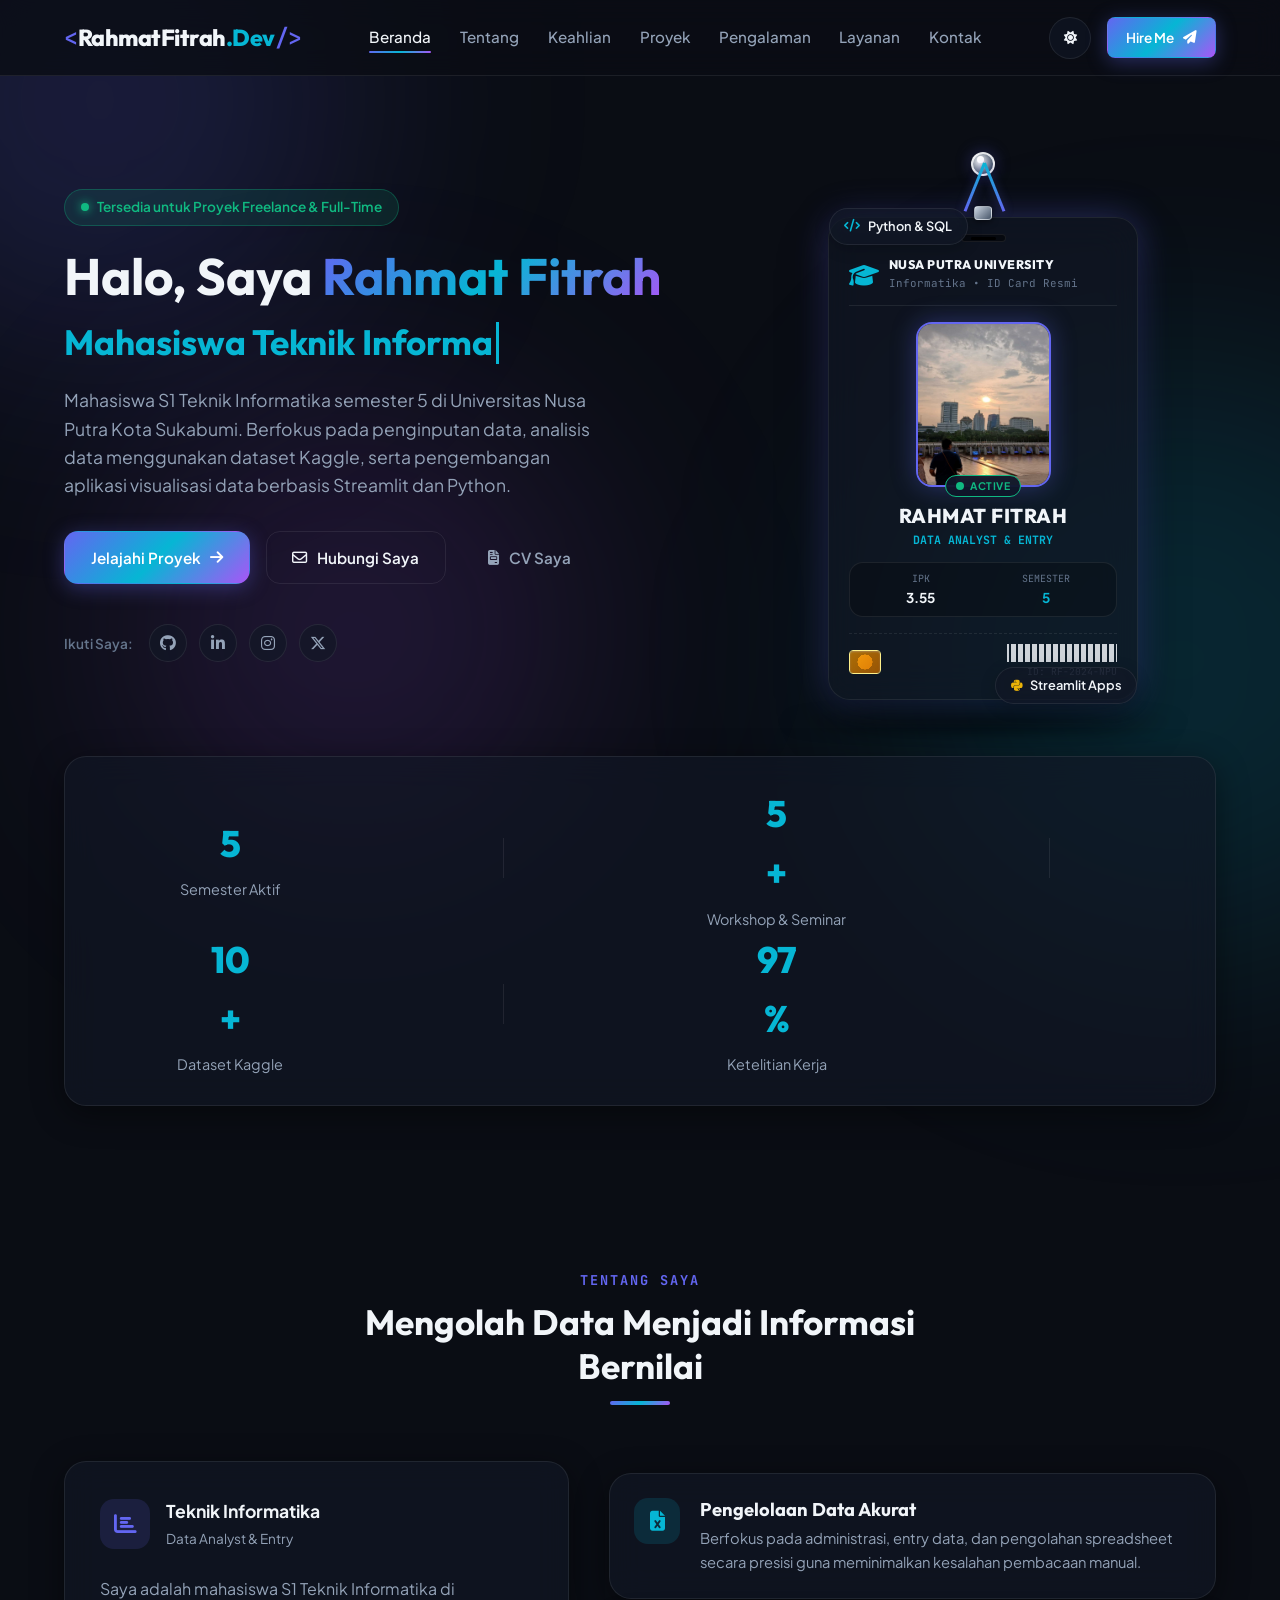
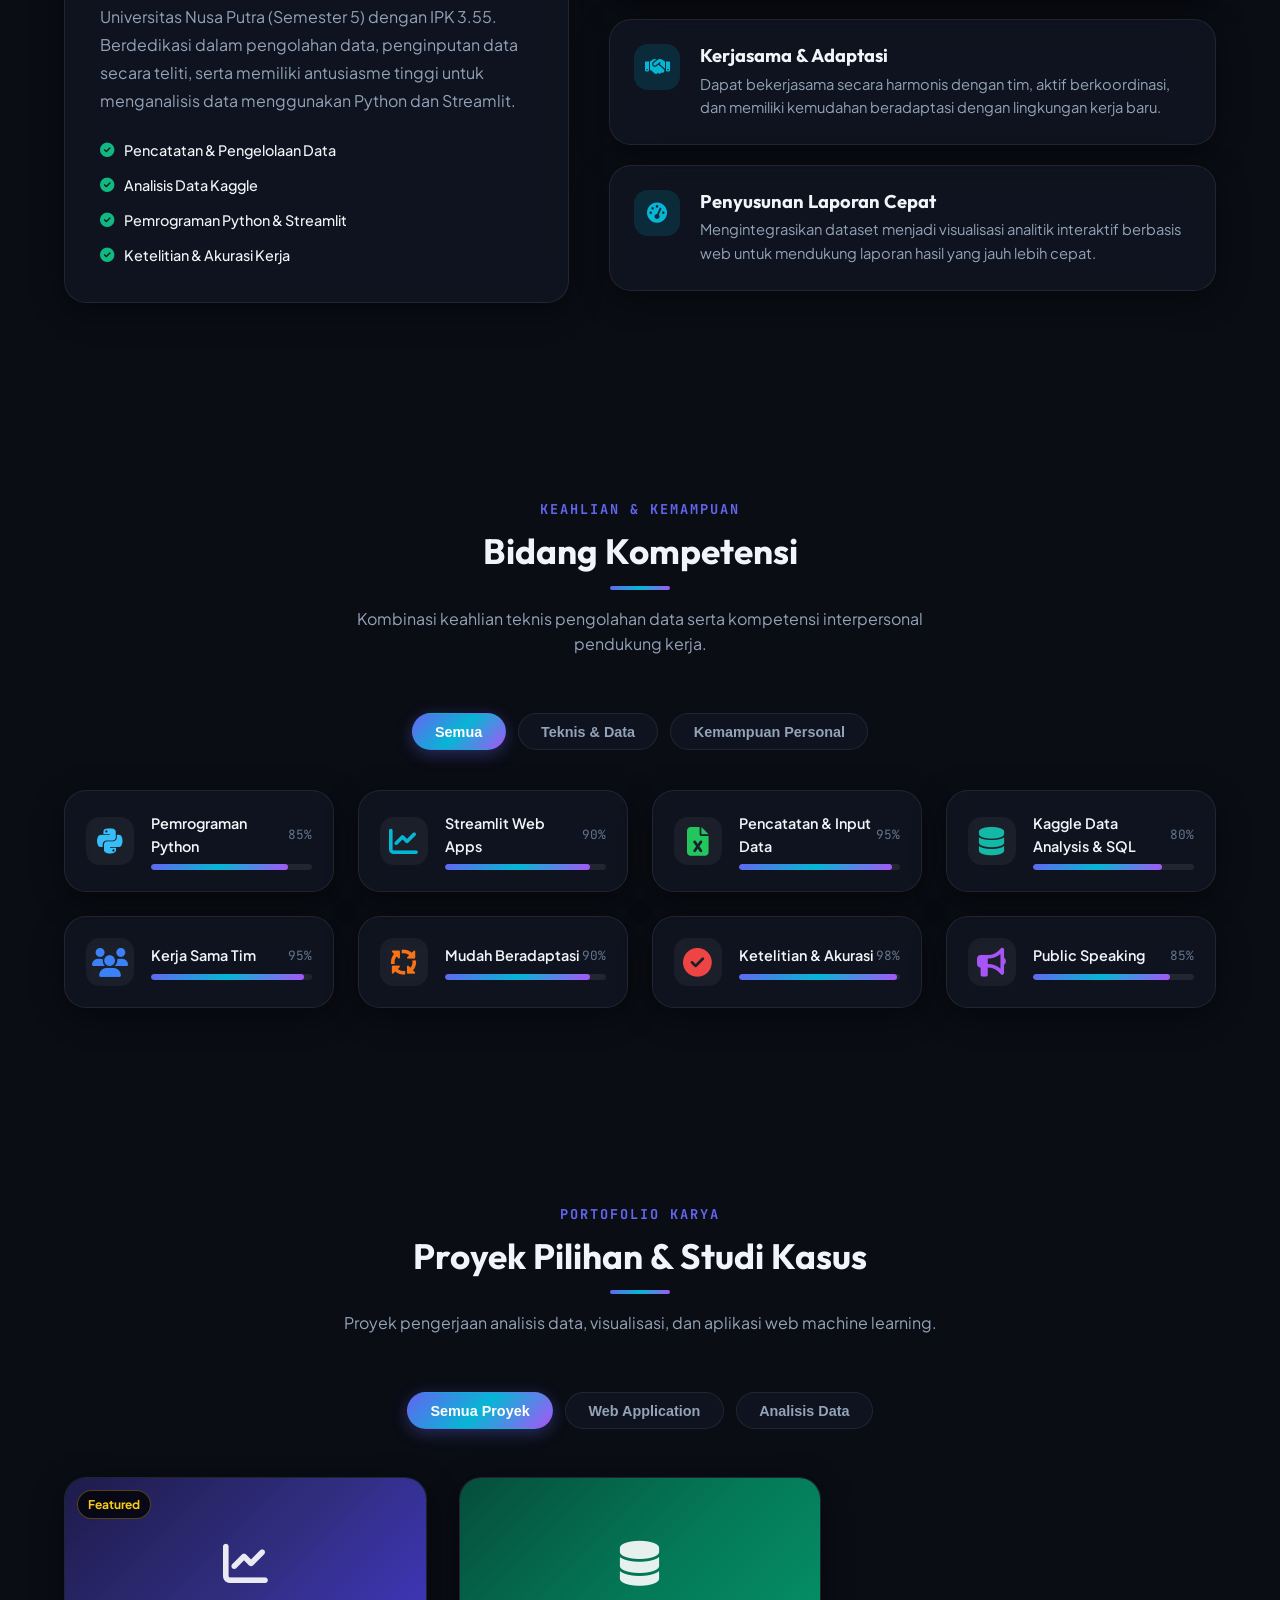
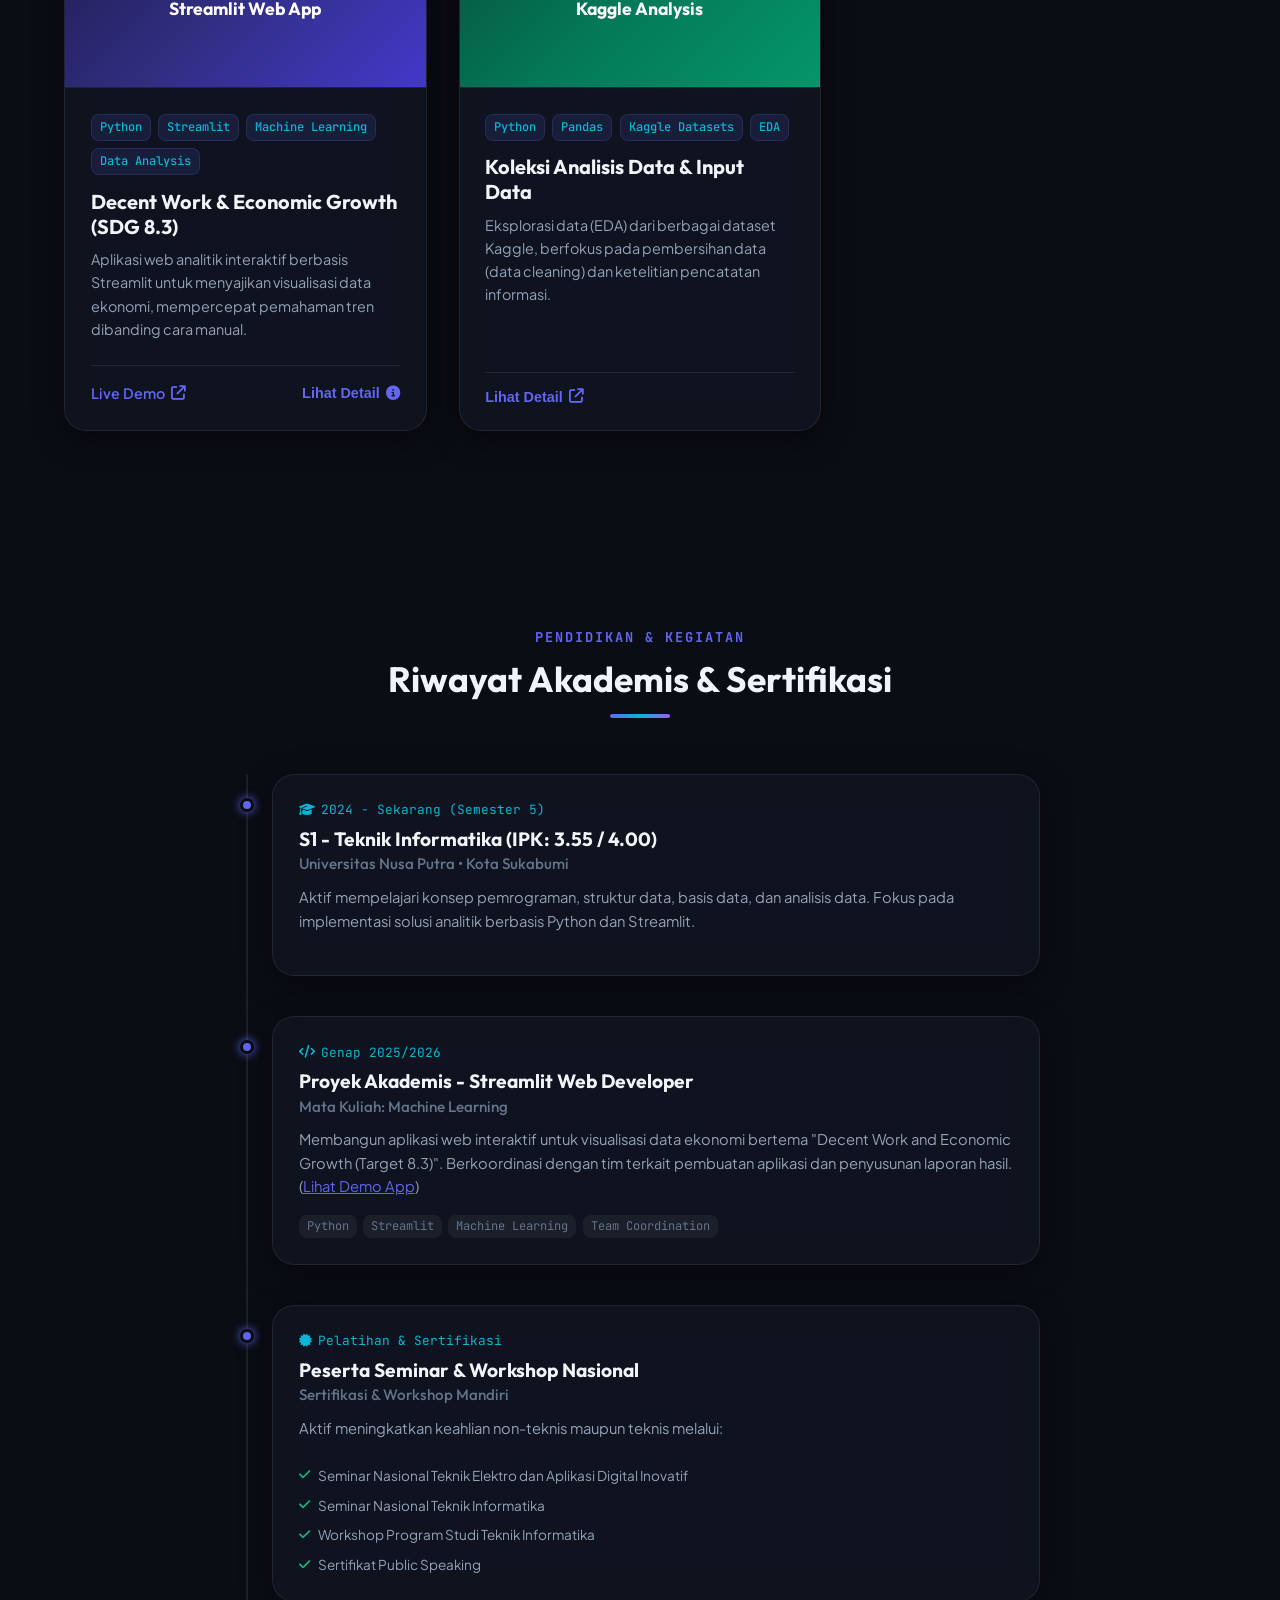
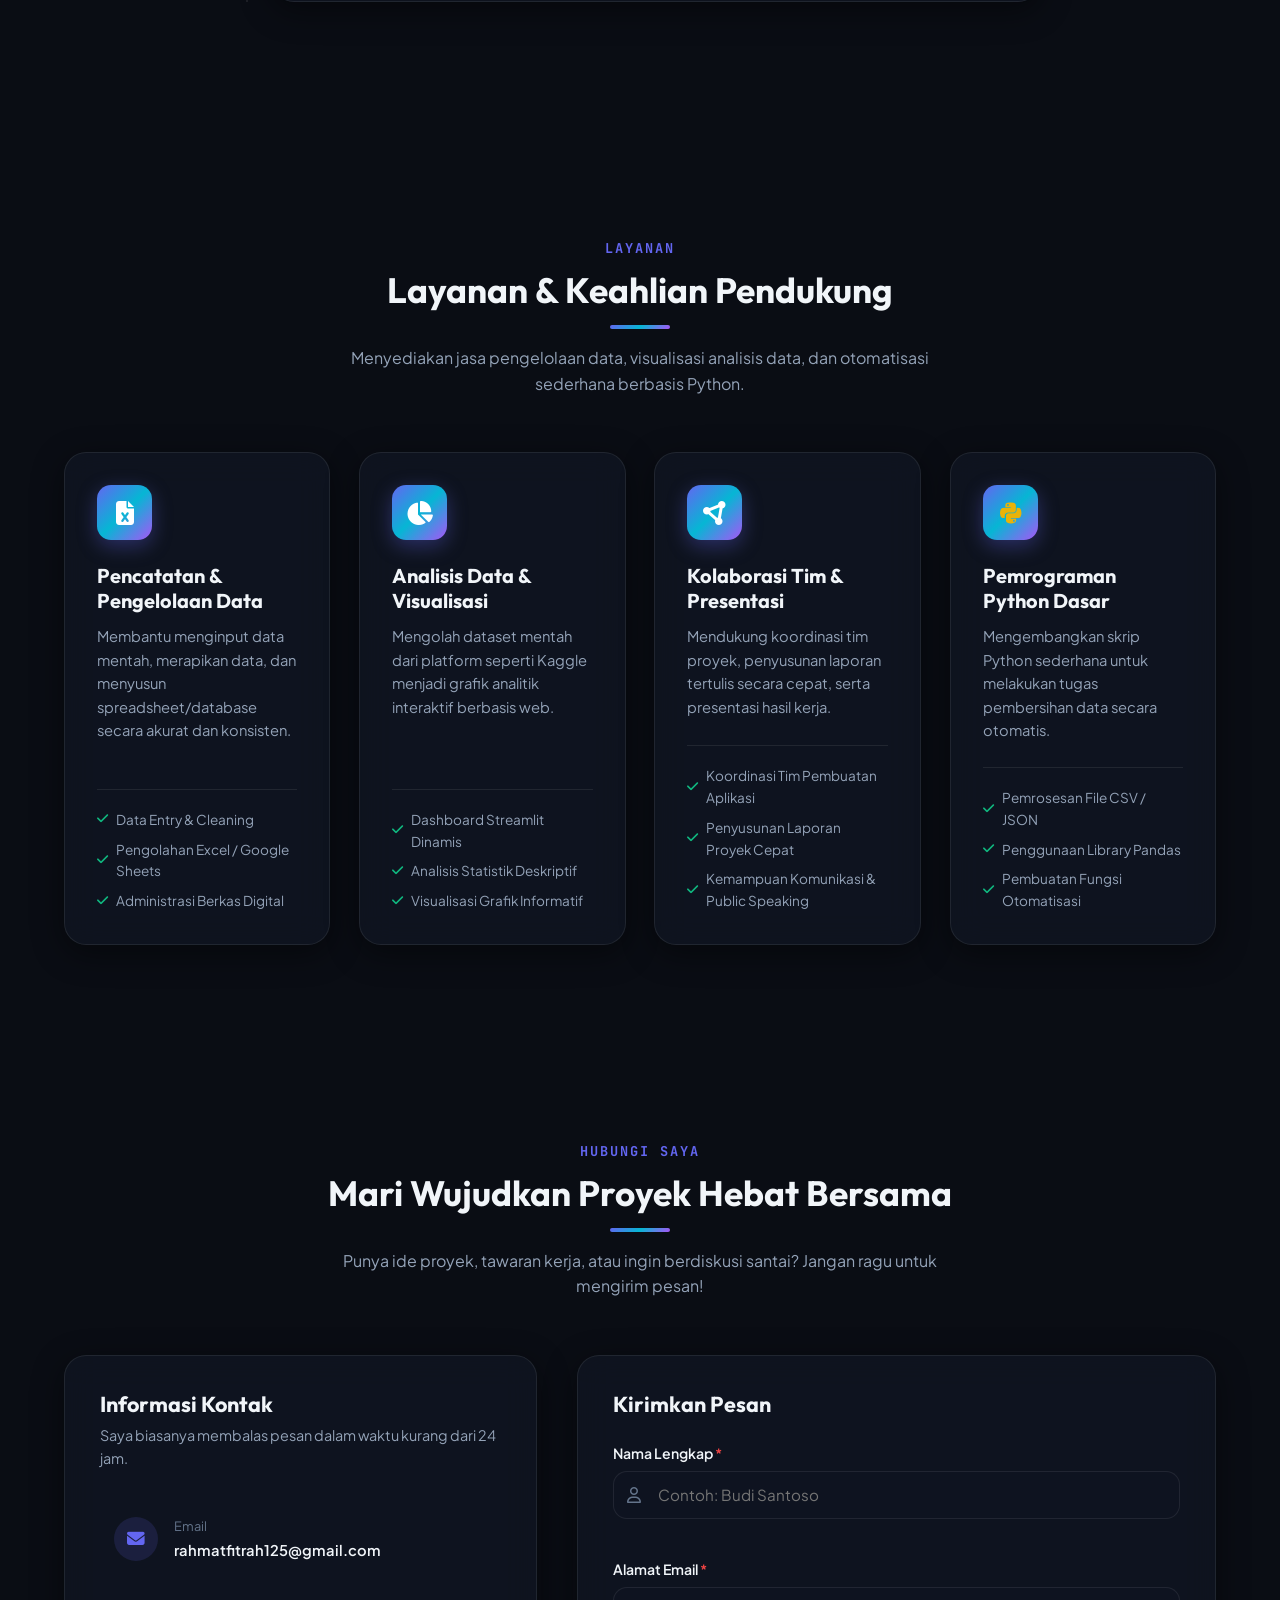
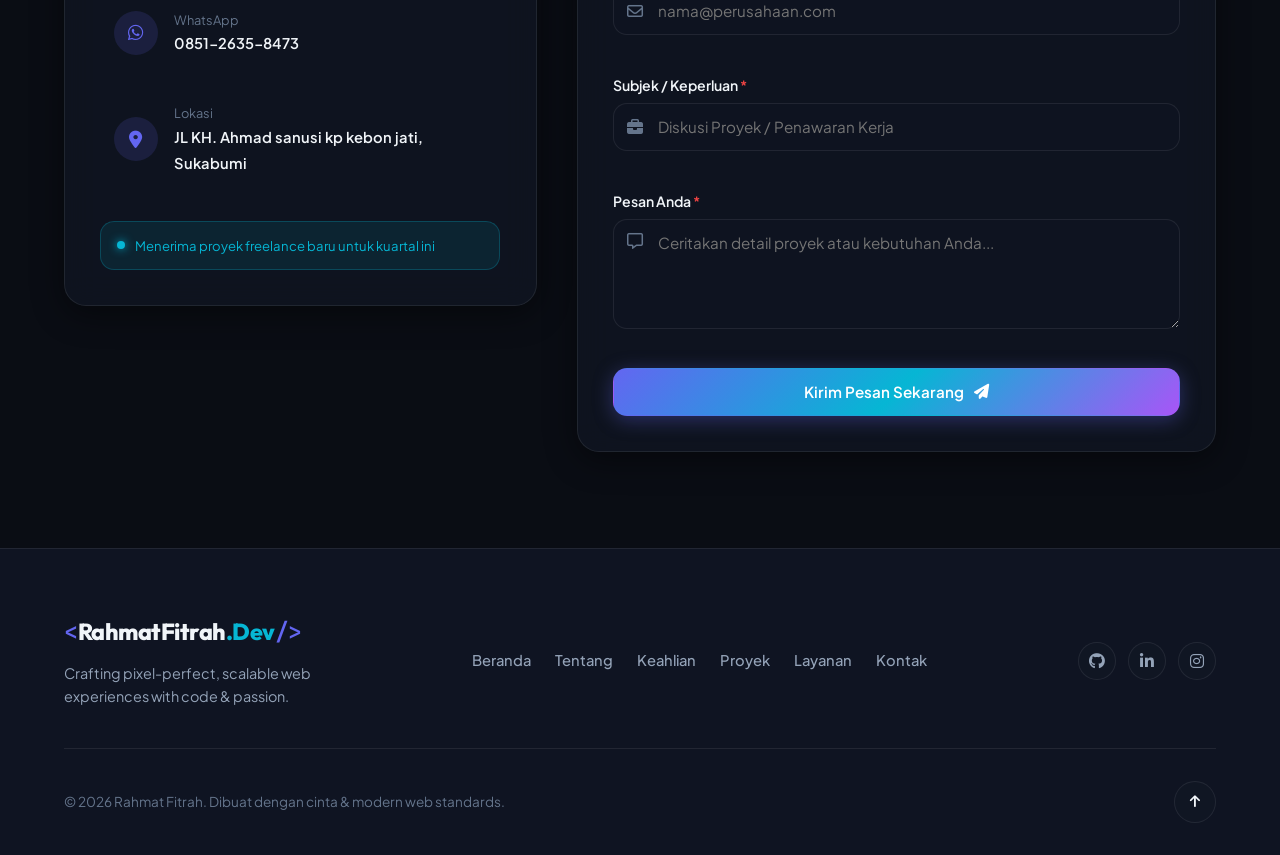
<file: index.html>
<!DOCTYPE html>
<html lang="id" data-theme="dark">

<head>
    <meta charset="UTF-8">
    <meta name="viewport" content="width=device-width, initial-scale=1.0">
    <meta name="description"
        content="Portofolio Rahmat Fitrah - Mahasiswa Teknik Informatika & Data Analyst. Menampilkan keahlian analisis data, pemrograman Python, Streamlit, dan administrasi data.">
    <meta name="keywords"
        content="Rahmat Fitrah, Portofolio, Teknik Informatika, Data Analyst Sukabumi, Streamlit, Python Developer, Input Data, Kaggle Indonesia">
    <meta name="author" content="Rahmat Fitrah">

    <!-- Open Graph Meta Tags -->
    <meta property="og:title" content="Rahmat Fitrah | Portofolio Teknik Informatika & Analisis Data">
    <meta property="og:description"
        content="Koleksi proyek akademik, analisis data Kaggle, dan aplikasi analitik Streamlit.">
    <meta property="og:type" content="website">

    <title>Rahmat Fitrah | Portofolio Teknik Informatika & Analisis Data</title>

    <!-- Google Fonts: Outfit & Plus Jakarta Sans & JetBrains Mono -->
    <link rel="preconnect" href="https://fonts.googleapis.com">
    <link rel="preconnect" href="https://fonts.gstatic.com" crossorigin>
    <link
        href="https://fonts.googleapis.com/css2?family=JetBrains+Mono:wght@400;500;700&family=Outfit:wght@400;500;600;700;800&family=Plus+Jakarta+Sans:wght@300;400;500;600;700&display=swap"
        rel="stylesheet">

    <!-- FontAwesome Icons for clean UI icons -->
    <link rel="stylesheet" href="https://cdnjs.cloudflare.com/ajax/libs/font-awesome/6.5.1/css/all.min.css">

    <!-- Main Stylesheet -->
    <link rel="stylesheet" href="style.css">
</head>

<body>
    <!-- Background Glow & Particles Container -->
    <div class="ambient-glow glow-1"></div>
    <div class="ambient-glow glow-2"></div>
    <div class="ambient-glow glow-3"></div>

    <!-- Header / Navigation Bar -->
    <header class="navbar" id="navbar">
        <div class="container nav-container">
            <a href="#hero" class="brand-logo" aria-label="Beranda">
                <span class="logo-bracket">&lt;</span>
                <span class="logo-name">Rahmat</span>
                <span class="logo-name">Fitrah</span>
                <span class="logo-accent">.Dev</span>
                <span class="logo-bracket">/&gt;</span>
            </a>

            <!-- Desktop Navigation Links -->
            <nav class="nav-menu" id="navMenu">
                <ul class="nav-list">
                    <li class="nav-item"><a href="#hero" class="nav-link active">Beranda</a></li>
                    <li class="nav-item"><a href="#about" class="nav-link">Tentang</a></li>
                    <li class="nav-item"><a href="#skills" class="nav-link">Keahlian</a></li>
                    <li class="nav-item"><a href="#projects" class="nav-link">Proyek</a></li>
                    <li class="nav-item"><a href="#experience" class="nav-link">Pengalaman</a></li>
                    <li class="nav-item"><a href="#services" class="nav-link">Layanan</a></li>
                    <li class="nav-item"><a href="#contact" class="nav-link">Kontak</a></li>
                </ul>
            </nav>

            <!-- Action Buttons: Theme Toggle & CTA -->
            <div class="nav-actions">
                <button class="theme-toggle" id="themeToggle" title="Ganti Tema (Dark/Light)" aria-label="Ganti Tema">
                    <i class="fa-solid fa-moon moon-icon"></i>
                    <i class="fa-solid fa-sun sun-icon"></i>
                </button>

                <a href="#contact" class="btn btn-sm btn-primary nav-cta">
                    <span>Hire Me</span>
                    <i class="fa-solid fa-paper-plane"></i>
                </a>

                <!-- Mobile Menu Toggle Button -->
                <button class="hamburger" id="hamburger" aria-label="Menu Navigasi" aria-expanded="false">
                    <span class="bar"></span>
                    <span class="bar"></span>
                    <span class="bar"></span>
                </button>
            </div>
        </div>
    </header>

    <main>
        <!-- 1. Hero Section -->
        <section class="hero-section" id="hero">
            <div class="container hero-container">
                <div class="hero-content" data-reveal="fade-right">
                    <div class="status-pill">
                        <span class="status-dot"></span>
                        <span>Tersedia untuk Proyek Freelance & Full-Time</span>
                    </div>

                    <h1 class="hero-title">
                        Halo, Saya <span class="gradient-text">Rahmat Fitrah</span><br>
                        <span class="typing-container">
                            <span class="typing-text" id="typingText"></span>
                            <span class="cursor">&nbsp;</span>
                        </span>
                    </h1>

                    <p class="hero-description">
                        Mahasiswa S1 Teknik Informatika semester 5 di Universitas Nusa Putra Kota Sukabumi. Berfokus
                        pada penginputan data, analisis data menggunakan dataset Kaggle, serta pengembangan aplikasi
                        visualisasi data berbasis Streamlit dan Python.
                    </p>

                    <!-- Call To Action Buttons -->
                    <div class="hero-cta-group">
                        <a href="#projects" class="btn btn-primary">
                            <span>Jelajahi Proyek</span>
                            <i class="fa-solid fa-arrow-right"></i>
                        </a>
                        <a href="#contact" class="btn btn-outline">
                            <i class="fa-regular fa-envelope"></i>
                            <span>Hubungi Saya</span>
                        </a>
                        <button class="btn btn-ghost" id="downloadCvBtn" title="Lihat & Cetak CV">
                            <i class="fa-solid fa-file-invoice"></i>
                            <span>CV Saya</span>
                        </button>
                    </div>

                    <!-- Social Links Strip -->
                    <div class="hero-socials">
                        <span class="social-label">Ikuti Saya:</span>
                        <div class="social-icons">
                            <a href="https://github.com" target="_blank" rel="noopener noreferrer" class="social-link"
                                title="GitHub"><i class="fa-brands fa-github"></i></a>
                            <a href="https://linkedin.com" target="_blank" rel="noopener noreferrer" class="social-link"
                                title="LinkedIn"><i class="fa-brands fa-linkedin-in"></i></a>
                            <a href="https://instagram.com" target="_blank" rel="noopener noreferrer"
                                class="social-link" title="Instagram"><i class="fa-brands fa-instagram"></i></a>
                            <a href="https://twitter.com" target="_blank" rel="noopener noreferrer" class="social-link"
                                title="Twitter / X"><i class="fa-brands fa-x-twitter"></i></a>
                        </div>
                    </div>
                </div>

                <!-- Hero Visual / Interactive ID Card -->
                <div class="hero-visual" data-reveal="fade-left">
                    <div class="visual-card-wrapper">
                        <!-- Suspensi Lanyard / Tali Gantungan ID Card -->
                        <div class="id-suspension">
                            <div class="id-pin" title="Pin Gantungan Dinding">
                                <div class="pin-shine"></div>
                            </div>
                            <div class="id-lanyard lanyard-left"></div>
                            <div class="id-lanyard lanyard-right"></div>
                            <div class="lanyard-clip"></div>
                        </div>

                        <!-- ID Card Badge Gantung Interaktif (Bisa Disentuh & Digeser User) -->
                        <div class="id-card-badge glass-card" id="hangingIdCard"
                            title="Sentuh atau geser ID Card ini untuk mengayunkannya!">
                            <!-- Lubang Slot Klip ID Card -->
                            <div class="id-card-slot">
                                <div class="slot-hole"></div>
                            </div>

                            <!-- Header Instansi / Kampus -->
                            <div class="id-card-header">
                                <div class="id-univ-logo">
                                    <i class="fa-solid fa-graduation-cap text-cyan"></i>
                                </div>
                                <div class="id-univ-text">
                                    <span class="id-univ-name">NUSA PUTRA UNIVERSITY</span>
                                    <span class="id-univ-sub">Informatika • ID Card Resmi</span>
                                </div>
                            </div>

                            <!-- Foto Profil Rahmat Fitrah dalam Bingkai ID Card -->
                            <div class="id-photo-container">
                                <div class="id-photo-frame">
                                    <img src="profile.jpg" alt="Foto Profil Rahmat Fitrah" class="id-photo"
                                        onerror="this.style.display='none'; this.nextElementSibling.style.display='flex';">
                                    <div class="avatar-fallback" style="display:none;">
                                        <i class="fa-solid fa-user"></i>
                                    </div>
                                </div>
                                <div class="id-status-badge">
                                    <span class="status-pulse-ring"></span> ACTIVE
                                </div>
                            </div>

                            <!-- Informasi Pemegang ID Card -->
                            <div class="id-card-info">
                                <h3 class="id-name">RAHMAT FITRAH</h3>
                                <p class="id-title">DATA ANALYST & ENTRY</p>
                                <div class="id-details-grid">
                                    <div class="id-detail-item">
                                        <span class="detail-label">IPK</span>
                                        <span class="detail-val">3.55</span>
                                    </div>
                                    <div class="id-detail-item">
                                        <span class="detail-label">SEMESTER</span>
                                        <span class="detail-val text-cyan">5</span>
                                    </div>
                                </div>
                            </div>

                            <!-- Footer ID Card (Chip & Barcode) -->
                            <div class="id-card-footer">
                                <div class="id-smart-chip" title="RFID Smart Chip">
                                    <div class="chip-grid"></div>
                                </div>
                                <div class="id-barcode-box">
                                    <div class="barcode-lines"></div>
                                    <span class="barcode-num">ID: RF-2024-NPU</span>
                                </div>
                            </div>

                            <!-- Floating Badges -->
                            <div class="floating-badge badge-top">
                                <i class="fa-solid fa-code text-cyan"></i>
                                <span>Python & SQL</span>
                            </div>
                            <div class="floating-badge badge-bottom">
                                <i class="fa-brands fa-python text-yellow"></i>
                                <span>Streamlit Apps</span>
                            </div>
                        </div>

                        <!-- Bayangan Mengayun ID Card -->
                        <div class="id-card-shadow"></div>
                    </div>
                </div>
            </div>

            <!-- Quick Metrics Counter Strip -->
            <div class="container hero-stats-container" data-reveal="fade-up">
                <div class="stats-grid glass-card">
                    <div class="stat-item">
                        <div class="stat-number" data-target="5">0</div>
                        <div class="stat-suffix"></div>
                        <p class="stat-label">Semester Aktif</p>
                    </div>
                    <div class="stat-divider"></div>
                    <div class="stat-item">
                        <div class="stat-number" data-target="5">0</div>
                        <div class="stat-suffix">+</div>
                        <p class="stat-label">Workshop & Seminar</p>
                    </div>
                    <div class="stat-divider"></div>
                    <div class="stat-item">
                        <div class="stat-number" data-target="10">0</div>
                        <div class="stat-suffix">+</div>
                        <p class="stat-label">Dataset Kaggle</p>
                    </div>
                    <div class="stat-divider"></div>
                    <div class="stat-item">
                        <div class="stat-number" data-target="97">0</div>
                        <div class="stat-suffix">%</div>
                        <p class="stat-label">Ketelitian Kerja</p>
                    </div>
                </div>
            </div>
        </section>

        <!-- 2. About Me Section -->
        <section class="section about-section" id="about">
            <div class="container">
                <div class="section-header" data-reveal="fade-up">
                    <span class="section-subtitle">TENTANG SAYA</span>
                    <h2 class="section-title">Mengolah Data Menjadi Informasi Bernilai</h2>
                    <div class="section-bar"></div>
                </div>

                <div class="about-grid">
                    <div class="about-image-col" data-reveal="fade-right">
                        <div class="about-card glass-card">
                            <div class="about-profile-badge">
                                <div class="badge-icon"><i class="fa-solid fa-chart-bar"></i></div>
                                <div class="badge-text">
                                    <strong>Teknik Informatika</strong>
                                    <span>Data Analyst & Entry</span>
                                </div>
                            </div>
                            <p class="about-bio-text">
                                Saya adalah mahasiswa S1 Teknik Informatika di Universitas Nusa Putra (Semester 5)
                                dengan IPK 3.55. Berdedikasi dalam pengolahan data, penginputan data secara teliti,
                                serta memiliki antusiasme tinggi untuk menganalisis data menggunakan Python dan
                                Streamlit.
                            </p>
                            <div class="about-highlights">
                                <div class="highlight-pill"><i class="fa-solid fa-check-circle"></i> Pencatatan &
                                    Pengelolaan Data</div>
                                <div class="highlight-pill"><i class="fa-solid fa-check-circle"></i> Analisis Data
                                    Kaggle</div>
                                <div class="highlight-pill"><i class="fa-solid fa-check-circle"></i> Pemrograman Python
                                    & Streamlit</div>
                                <div class="highlight-pill"><i class="fa-solid fa-check-circle"></i> Ketelitian &
                                    Akurasi Kerja</div>
                            </div>
                        </div>
                    </div>

                    <div class="about-details-col" data-reveal="fade-left">
                        <div class="about-cards-list">
                            <div class="info-card glass-card">
                                <div class="info-icon"><i class="fa-solid fa-file-excel"></i></div>
                                <div class="info-content">
                                    <h3>Pengelolaan Data Akurat</h3>
                                    <p>Berfokus pada administrasi, entry data, dan pengolahan spreadsheet secara presisi
                                        guna meminimalkan kesalahan pembacaan manual.</p>
                                </div>
                            </div>

                            <div class="info-card glass-card">
                                <div class="info-icon"><i class="fa-solid fa-handshake"></i></div>
                                <div class="info-content">
                                    <h3>Kerjasama & Adaptasi</h3>
                                    <p>Dapat bekerjasama secara harmonis dengan tim, aktif berkoordinasi, dan memiliki
                                        kemudahan beradaptasi dengan lingkungan kerja baru.</p>
                                </div>
                            </div>

                            <div class="info-card glass-card">
                                <div class="info-icon"><i class="fa-solid fa-gauge-high"></i></div>
                                <div class="info-content">
                                    <h3>Penyusunan Laporan Cepat</h3>
                                    <p>Mengintegrasikan dataset menjadi visualisasi analitik interaktif berbasis web
                                        untuk mendukung laporan hasil yang jauh lebih cepat.</p>
                                </div>
                            </div>
                        </div>
                    </div>
                </div>
            </div>
        </section>

        <!-- 3. Skills & Tech Stack Section -->
        <section class="section skills-section" id="skills">
            <div class="container">
                <div class="section-header" data-reveal="fade-up">
                    <span class="section-subtitle">KEAHLIAN & KEMAMPUAN</span>
                    <h2 class="section-title">Bidang Kompetensi</h2>
                    <div class="section-bar"></div>
                    <p class="section-desc">Kombinasi keahlian teknis pengolahan data serta kompetensi interpersonal
                        pendukung kerja.</p>
                </div>

                <!-- Category Tabs -->
                <div class="skills-tabs" data-reveal="fade-up">
                    <button class="skill-tab active" data-category="all">Semua</button>
                    <button class="skill-tab" data-category="tech">Teknis & Data</button>
                    <button class="skill-tab" data-category="personal">Kemampuan Personal</button>
                </div>

                <div class="skills-grid" id="skillsGrid">
                    <!-- Teknis & Data -->
                    <div class="skill-card glass-card" data-cat="tech" data-reveal="zoom-in">
                        <div class="skill-icon-wrap"><i class="fa-brands fa-python text-blue-yellow"></i></div>
                        <div class="skill-info">
                            <div class="skill-title-row">
                                <span class="skill-name">Pemrograman Python</span>
                                <span class="skill-percent">85%</span>
                            </div>
                            <div class="progress-bar">
                                <div class="progress-fill" style="width: 85%"></div>
                            </div>
                        </div>
                    </div>

                    <div class="skill-card glass-card" data-cat="tech" data-reveal="zoom-in">
                        <div class="skill-icon-wrap"><i class="fa-solid fa-chart-line text-cyan"></i></div>
                        <div class="skill-info">
                            <div class="skill-title-row">
                                <span class="skill-name">Streamlit Web Apps</span>
                                <span class="skill-percent">90%</span>
                            </div>
                            <div class="progress-bar">
                                <div class="progress-fill" style="width: 90%"></div>
                            </div>
                        </div>
                    </div>

                    <div class="skill-card glass-card" data-cat="tech" data-reveal="zoom-in">
                        <div class="skill-icon-wrap"><i class="fa-solid fa-file-excel text-green"></i></div>
                        <div class="skill-info">
                            <div class="skill-title-row">
                                <span class="skill-name">Pencatatan & Input Data</span>
                                <span class="skill-percent">95%</span>
                            </div>
                            <div class="progress-bar">
                                <div class="progress-fill" style="width: 95%"></div>
                            </div>
                        </div>
                    </div>

                    <div class="skill-card glass-card" data-cat="tech" data-reveal="zoom-in">
                        <div class="skill-icon-wrap"><i class="fa-solid fa-database text-teal"></i></div>
                        <div class="skill-info">
                            <div class="skill-title-row">
                                <span class="skill-name">Kaggle Data Analysis & SQL</span>
                                <span class="skill-percent">80%</span>
                            </div>
                            <div class="progress-bar">
                                <div class="progress-fill" style="width: 80%"></div>
                            </div>
                        </div>
                    </div>

                    <!-- Kemampuan Personal -->
                    <div class="skill-card glass-card" data-cat="personal" data-reveal="zoom-in">
                        <div class="skill-icon-wrap"><i class="fa-solid fa-users text-blue"></i></div>
                        <div class="skill-info">
                            <div class="skill-title-row">
                                <span class="skill-name">Kerja Sama Tim</span>
                                <span class="skill-percent">95%</span>
                            </div>
                            <div class="progress-bar">
                                <div class="progress-fill" style="width: 95%"></div>
                            </div>
                        </div>
                    </div>

                    <div class="skill-card glass-card" data-cat="personal" data-reveal="zoom-in">
                        <div class="skill-icon-wrap"><i class="fa-solid fa-arrows-spin text-orange"></i></div>
                        <div class="skill-info">
                            <div class="skill-title-row">
                                <span class="skill-name">Mudah Beradaptasi</span>
                                <span class="skill-percent">90%</span>
                            </div>
                            <div class="progress-bar">
                                <div class="progress-fill" style="width: 90%"></div>
                            </div>
                        </div>
                    </div>

                    <div class="skill-card glass-card" data-cat="personal" data-reveal="zoom-in">
                        <div class="skill-icon-wrap"><i class="fa-solid fa-circle-check text-red"></i></div>
                        <div class="skill-info">
                            <div class="skill-title-row">
                                <span class="skill-name">Ketelitian & Akurasi</span>
                                <span class="skill-percent">98%</span>
                            </div>
                            <div class="progress-bar">
                                <div class="progress-fill" style="width: 98%"></div>
                            </div>
                        </div>
                    </div>

                    <div class="skill-card glass-card" data-cat="personal" data-reveal="zoom-in">
                        <div class="skill-icon-wrap"><i class="fa-solid fa-bullhorn text-purple"></i></div>
                        <div class="skill-info">
                            <div class="skill-title-row">
                                <span class="skill-name">Public Speaking</span>
                                <span class="skill-percent">85%</span>
                            </div>
                            <div class="progress-bar">
                                <div class="progress-fill" style="width: 85%"></div>
                            </div>
                        </div>
                    </div>
                </div>
            </div>
        </section>
        </div>
        </div>
        </section>

        <!-- 4. Projects Showcase Section -->
        <section class="section projects-section" id="projects">
            <div class="container">
                <div class="section-header" data-reveal="fade-up">
                    <span class="section-subtitle">PORTOFOLIO KARYA</span>
                    <h2 class="section-title">Proyek Pilihan & Studi Kasus</h2>
                    <div class="section-bar"></div>
                    <p class="section-desc">Proyek pengerjaan analisis data, visualisasi, dan aplikasi web machine
                        learning.</p>
                </div>

                <!-- Project Filter Buttons -->
                <div class="project-filters" data-reveal="fade-up">
                    <button class="filter-btn active" data-filter="all">Semua Proyek</button>
                    <button class="filter-btn" data-filter="webapp">Web Application</button>
                    <button class="filter-btn" data-filter="data-analysis">Analisis Data</button>
                </div>

                <!-- Projects Grid -->
                <div class="projects-grid" id="projectsGrid">

                    <!-- Project 1 -->
                    <article class="project-card glass-card" data-category="webapp" data-reveal="fade-up">
                        <div class="project-thumb">
                            <div class="thumb-badge">Featured</div>
                            <div class="thumb-gradient bg-proj-1">
                                <div class="thumb-mockup">
                                    <i class="fa-solid fa-chart-line mockup-icon"></i>
                                    <span>Streamlit Web App</span>
                                </div>
                            </div>
                            <div class="thumb-overlay">
                                <button class="btn btn-sm btn-light open-modal-btn" data-project="1">
                                    <i class="fa-solid fa-eye"></i> Detail Proyek
                                </button>
                            </div>
                        </div>
                        <div class="project-content">
                            <div class="project-tags">
                                <span class="tag">Python</span>
                                <span class="tag">Streamlit</span>
                                <span class="tag">Machine Learning</span>
                                <span class="tag">Data Analysis</span>
                            </div>
                            <h3 class="project-title">Decent Work & Economic Growth (SDG 8.3)</h3>
                            <p class="project-desc">
                                Aplikasi web analitik interaktif berbasis Streamlit untuk menyajikan visualisasi data
                                ekonomi, mempercepat pemahaman tren dibanding cara manual.
                            </p>
                            <div class="project-links">
                                <a href="https://kelompokml.streamlit.app/" target="_blank" rel="noopener noreferrer"
                                    class="link-btn">
                                    <span>Live Demo</span>
                                    <i class="fa-solid fa-arrow-up-right-from-square"></i>
                                </a>
                                <button class="link-btn open-modal-btn" data-project="1">
                                    <span>Lihat Detail</span>
                                    <i class="fa-solid fa-circle-info"></i>
                                </button>
                            </div>
                        </div>
                    </article>

                    <!-- Project 2 -->
                    <article class="project-card glass-card" data-category="data-analysis" data-reveal="fade-up">
                        <div class="project-thumb">
                            <div class="thumb-gradient bg-proj-2">
                                <div class="thumb-mockup">
                                    <i class="fa-solid fa-database mockup-icon"></i>
                                    <span>Kaggle Analysis</span>
                                </div>
                            </div>
                            <div class="thumb-overlay">
                                <button class="btn btn-sm btn-light open-modal-btn" data-project="2">
                                    <i class="fa-solid fa-eye"></i> Detail Proyek
                                </button>
                            </div>
                        </div>
                        <div class="project-content">
                            <div class="project-tags">
                                <span class="tag">Python</span>
                                <span class="tag">Pandas</span>
                                <span class="tag">Kaggle Datasets</span>
                                <span class="tag">EDA</span>
                            </div>
                            <h3 class="project-title">Koleksi Analisis Data & Input Data</h3>
                            <p class="project-desc">
                                Eksplorasi data (EDA) dari berbagai dataset Kaggle, berfokus pada pembersihan data (data
                                cleaning) dan ketelitian pencatatan informasi.
                            </p>
                            <div class="project-links">
                                <button class="link-btn open-modal-btn" data-project="2">
                                    <span>Lihat Detail</span>
                                    <i class="fa-solid fa-arrow-up-right-from-square"></i>
                                </button>
                            </div>
                        </div>
                    </article>

                </div>
            </div>
        </section>

        <!-- 5. Experience & Education Timeline -->
        <section class="section experience-section" id="experience">
            <div class="container">
                <div class="section-header" data-reveal="fade-up">
                    <span class="section-subtitle">PENDIDIKAN & KEGIATAN</span>
                    <h2 class="section-title">Riwayat Akademis & Sertifikasi</h2>
                    <div class="section-bar"></div>
                </div>

                <div class="timeline-container">
                    <!-- Timeline Item 1 (Education) -->
                    <div class="timeline-item" data-reveal="fade-up">
                        <div class="timeline-dot"></div>
                        <div class="timeline-content glass-card">
                            <div class="timeline-date"><i class="fa-solid fa-graduation-cap"></i> 2024 - Sekarang
                                (Semester 5)</div>
                            <h3 class="timeline-role">S1 - Teknik Informatika (IPK: 3.55 / 4.00)</h3>
                            <h4 class="timeline-company">Universitas Nusa Putra • Kota Sukabumi</h4>
                            <p class="timeline-desc">
                                Aktif mempelajari konsep pemrograman, struktur data, basis data, dan analisis data.
                                Fokus pada implementasi solusi analitik berbasis Python dan Streamlit.
                            </p>
                        </div>
                    </div>

                    <!-- Timeline Item 2 (Projects) -->
                    <div class="timeline-item" data-reveal="fade-up">
                        <div class="timeline-dot"></div>
                        <div class="timeline-content glass-card">
                            <div class="timeline-date"><i class="fa-solid fa-code"></i> Genap 2025/2026</div>
                            <h3 class="timeline-role">Proyek Akademis - Streamlit Web Developer</h3>
                            <h4 class="timeline-company">Mata Kuliah: Machine Learning</h4>
                            <p class="timeline-desc">
                                Membangun aplikasi web interaktif untuk visualisasi data ekonomi bertema "Decent Work
                                and Economic Growth (Target 8.3)". Berkoordinasi dengan tim terkait pembuatan aplikasi
                                dan penyusunan laporan hasil. (<a href="https://kelompokml.streamlit.app/"
                                    target="_blank" rel="noopener noreferrer"
                                    style="color: var(--accent-primary); text-decoration: underline;">Lihat Demo
                                    App</a>)
                            </p>
                            <div class="timeline-tags">
                                <span>Python</span>
                                <span>Streamlit</span>
                                <span>Machine Learning</span>
                                <span>Team Coordination</span>
                            </div>
                        </div>
                    </div>

                    <!-- Timeline Item 3 (Certifications) -->
                    <div class="timeline-item" data-reveal="fade-up">
                        <div class="timeline-dot"></div>
                        <div class="timeline-content glass-card">
                            <div class="timeline-date"><i class="fa-solid fa-certificate"></i> Pelatihan & Sertifikasi
                            </div>
                            <h3 class="timeline-role">Peserta Seminar & Workshop Nasional</h3>
                            <h4 class="timeline-company">Sertifikasi & Workshop Mandiri</h4>
                            <p class="timeline-desc">
                                Aktif meningkatkan keahlian non-teknis maupun teknis melalui:
                            </p>
                            <ul class="service-features" style="border: none; padding: 0.5rem 0 0 0; margin: 0;">
                                <li><i class="fa-solid fa-check text-green"></i> Seminar Nasional Teknik Elektro dan
                                    Aplikasi Digital Inovatif</li>
                                <li><i class="fa-solid fa-check text-green"></i> Seminar Nasional Teknik Informatika
                                </li>
                                <li><i class="fa-solid fa-check text-green"></i> Workshop Program Studi Teknik
                                    Informatika</li>
                                <li><i class="fa-solid fa-check text-green"></i> Sertifikat Public Speaking</li>
                            </ul>
                        </div>
                    </div>
                </div>
            </div>
        </section>

        <!-- 6. Services Section -->
        <section class="section services-section" id="services">
            <div class="container">
                <div class="section-header" data-reveal="fade-up">
                    <span class="section-subtitle">LAYANAN</span>
                    <h2 class="section-title">Layanan & Keahlian Pendukung</h2>
                    <div class="section-bar"></div>
                    <p class="section-desc">Menyediakan jasa pengelolaan data, visualisasi analisis data, dan
                        otomatisasi sederhana berbasis Python.</p>
                </div>

                <div class="services-grid">
                    <div class="service-card glass-card" data-reveal="fade-up">
                        <div class="service-icon"><i class="fa-solid fa-file-excel"></i></div>
                        <h3>Pencatatan & Pengelolaan Data</h3>
                        <p>Membantu menginput data mentah, merapikan data, dan menyusun spreadsheet/database secara
                            akurat dan konsisten.</p>
                        <ul class="service-features">
                            <li><i class="fa-solid fa-check"></i> Data Entry & Cleaning</li>
                            <li><i class="fa-solid fa-check"></i> Pengolahan Excel / Google Sheets</li>
                            <li><i class="fa-solid fa-check"></i> Administrasi Berkas Digital</li>
                        </ul>
                    </div>

                    <div class="service-card glass-card" data-reveal="fade-up">
                        <div class="service-icon"><i class="fa-solid fa-chart-pie"></i></div>
                        <h3>Analisis Data & Visualisasi</h3>
                        <p>Mengolah dataset mentah dari platform seperti Kaggle menjadi grafik analitik interaktif
                            berbasis web.</p>
                        <ul class="service-features">
                            <li><i class="fa-solid fa-check"></i> Dashboard Streamlit Dinamis</li>
                            <li><i class="fa-solid fa-check"></i> Analisis Statistik Deskriptif</li>
                            <li><i class="fa-solid fa-check"></i> Visualisasi Grafik Informatif</li>
                        </ul>
                    </div>

                    <div class="service-card glass-card" data-reveal="fade-up">
                        <div class="service-icon"><i class="fa-solid fa-circle-nodes"></i></div>
                        <h3>Kolaborasi Tim & Presentasi</h3>
                        <p>Mendukung koordinasi tim proyek, penyusunan laporan tertulis secara cepat, serta presentasi
                            hasil kerja.</p>
                        <ul class="service-features">
                            <li><i class="fa-solid fa-check"></i> Koordinasi Tim Pembuatan Aplikasi</li>
                            <li><i class="fa-solid fa-check"></i> Penyusunan Laporan Proyek Cepat</li>
                            <li><i class="fa-solid fa-check"></i> Kemampuan Komunikasi & Public Speaking</li>
                        </ul>
                    </div>

                    <div class="service-card glass-card" data-reveal="fade-up">
                        <div class="service-icon"><i class="fa-brands fa-python text-yellow"></i></div>
                        <h3>Pemrograman Python Dasar</h3>
                        <p>Mengembangkan skrip Python sederhana untuk melakukan tugas pembersihan data secara otomatis.
                        </p>
                        <ul class="service-features">
                            <li><i class="fa-solid fa-check"></i> Pemrosesan File CSV / JSON</li>
                            <li><i class="fa-solid fa-check"></i> Penggunaan Library Pandas</li>
                            <li><i class="fa-solid fa-check"></i> Pembuatan Fungsi Otomatisasi</li>
                        </ul>
                    </div>
                </div>
            </div>
        </section>

        <!-- 7. Interactive Contact Section -->
        <section class="section contact-section" id="contact">
            <div class="container">
                <div class="section-header" data-reveal="fade-up">
                    <span class="section-subtitle">HUBUNGI SAYA</span>
                    <h2 class="section-title">Mari Wujudkan Proyek Hebat Bersama</h2>
                    <div class="section-bar"></div>
                    <p class="section-desc">Punya ide proyek, tawaran kerja, atau ingin berdiskusi santai? Jangan ragu
                        untuk mengirim pesan!</p>
                </div>

                <div class="contact-wrapper">
                    <!-- Contact Info Cards -->
                    <div class="contact-info-column" data-reveal="fade-right">
                        <div class="contact-card glass-card">
                            <div class="contact-header">
                                <h3>Informasi Kontak</h3>
                                <p>Saya biasanya membalas pesan dalam waktu kurang dari 24 jam.</p>
                            </div>

                            <div class="contact-items">
                                <a href="mailto:rahmatfitrah125@gmail.com" class="contact-item">
                                    <div class="item-icon"><i class="fa-solid fa-envelope"></i></div>
                                    <div class="item-text">
                                        <span class="item-label">Email</span>
                                        <span class="item-value">rahmatfitrah125@gmail.com</span>
                                    </div>
                                </a>

                                <a href="https://wa.me/6285126358473" target="_blank" rel="noopener noreferrer"
                                    class="contact-item">
                                    <div class="item-icon"><i class="fa-brands fa-whatsapp"></i></div>
                                    <div class="item-text">
                                        <span class="item-label">WhatsApp</span>
                                        <span class="item-value">0851-2635-8473</span>
                                    </div>
                                </a>

                                <div class="contact-item">
                                    <div class="item-icon"><i class="fa-solid fa-location-dot"></i></div>
                                    <div class="item-text">
                                        <span class="item-label">Lokasi</span>
                                        <span class="item-value">JL KH. Ahmad sanusi kp kebon jati, Sukabumi</span>
                                    </div>
                                </div>
                            </div>

                            <!-- Available Badge -->
                            <div class="available-badge">
                                <span class="pulse-dot"></span>
                                <span>Menerima proyek freelance baru untuk kuartal ini</span>
                            </div>
                        </div>
                    </div>

                    <!-- Contact Form -->
                    <div class="contact-form-column" data-reveal="fade-left">
                        <form class="contact-form glass-card" id="contactForm" novalidate>
                            <h3 class="form-title">Kirimkan Pesan</h3>

                            <div class="form-group">
                                <label for="name" class="form-label">Nama Lengkap <span
                                        class="required">*</span></label>
                                <div class="input-wrapper">
                                    <i class="fa-regular fa-user input-icon"></i>
                                    <input type="text" id="name" name="name" class="form-control"
                                        placeholder="Contoh: Budi Santoso" required>
                                </div>
                                <span class="error-text" id="nameError"></span>
                            </div>

                            <div class="form-group">
                                <label for="email" class="form-label">Alamat Email <span
                                        class="required">*</span></label>
                                <div class="input-wrapper">
                                    <i class="fa-regular fa-envelope input-icon"></i>
                                    <input type="email" id="email" name="email" class="form-control"
                                        placeholder="nama@perusahaan.com" required>
                                </div>
                                <span class="error-text" id="emailError"></span>
                            </div>

                            <div class="form-group">
                                <label for="subject" class="form-label">Subjek / Keperluan <span
                                        class="required">*</span></label>
                                <div class="input-wrapper">
                                    <i class="fa-solid fa-briefcase input-icon"></i>
                                    <input type="text" id="subject" name="subject" class="form-control"
                                        placeholder="Diskusi Proyek / Penawaran Kerja" required>
                                </div>
                                <span class="error-text" id="subjectError"></span>
                            </div>

                            <div class="form-group">
                                <label for="message" class="form-label">Pesan Anda <span
                                        class="required">*</span></label>
                                <div class="input-wrapper textarea-wrapper">
                                    <i class="fa-regular fa-message input-icon textarea-icon"></i>
                                    <textarea id="message" name="message" class="form-control textarea" rows="4"
                                        placeholder="Ceritakan detail proyek atau kebutuhan Anda..."
                                        required></textarea>
                                </div>
                                <span class="error-text" id="messageError"></span>
                            </div>

                            <button type="submit" class="btn btn-primary btn-block submit-btn" id="submitBtn">
                                <span class="btn-text">Kirim Pesan Sekarang</span>
                                <i class="fa-solid fa-paper-plane btn-icon"></i>
                                <div class="spinner"></div>
                            </button>
                        </form>
                    </div>
                </div>
            </div>
        </section>
    </main>

    <!-- Footer -->
    <footer class="footer">
        <div class="container footer-container">
            <div class="footer-top">
                <div class="footer-brand">
                    <a href="#hero" class="brand-logo">
                        <span class="logo-bracket">&lt;</span>
                        <span class="logo-name">Rahmat</span>
                        <span class="logo-name">Fitrah</span>
                        <span class="logo-accent">.Dev</span>
                        <span class="logo-bracket">/&gt;</span>
                    </a>
                    <p class="footer-tagline">Crafting pixel-perfect, scalable web experiences with code & passion.</p>
                </div>

                <div class="footer-links">
                    <a href="#hero">Beranda</a>
                    <a href="#about">Tentang</a>
                    <a href="#skills">Keahlian</a>
                    <a href="#projects">Proyek</a>
                    <a href="#services">Layanan</a>
                    <a href="#contact">Kontak</a>
                </div>

                <div class="footer-socials">
                    <a href="https://github.com/Rahmat-Fitrah" target="_blank" rel="noopener noreferrer"
                        class="social-link" aria-label="GitHub"><i class="fa-brands fa-github"></i></a>
                    <a href="https://linkedin.com" target="_blank" rel="noopener noreferrer" class="social-link"
                        aria-label="LinkedIn"><i class="fa-brands fa-linkedin-in"></i></a>
                    <a href="https://www.instagram.com/rahmat.fitrah0?igsi=ZGhkanFwODQ0dGFy" target="_blank"
                        rel="noopener noreferrer" class="social-link" aria-label="Instagram"><i
                            class="fa-brands fa-instagram"></i></a>
                </div>
            </div>

            <div class="footer-bottom">
                <p class="copyright">&copy; <span id="currentYear">2026</span> Rahmat Fitrah. Dibuat dengan cinta &
                    modern web standards.</p>
                <button class="back-to-top" id="backToTopBtn" aria-label="Kembali ke Atas" title="Kembali ke Atas">
                    <i class="fa-solid fa-arrow-up"></i>
                </button>
            </div>
        </div>
    </footer>

    <!-- Project Detail Modal -->
    <div class="modal-overlay" id="projectModal" aria-hidden="true" role="dialog">
        <div class="modal-card glass-card">
            <button class="modal-close" id="modalCloseBtn" aria-label="Tutup Detail Proyek">&times;</button>
            <div class="modal-body" id="modalBody">
                <!-- Content will be injected dynamically by script.js -->
            </div>
        </div>
    </div>

    <!-- CV Preview Modal -->
    <div class="modal-overlay" id="cvModal" aria-hidden="true" role="dialog">
        <div class="modal-card cv-modal-card glass-card">
            <div class="cv-modal-header">
                <h3>Pratinjau CV Resmi</h3>
                <div class="cv-modal-actions">
                    <button class="btn btn-sm btn-primary" id="printCvBtn">
                        <i class="fa-solid fa-print"></i> Cetak / Simpan PDF
                    </button>
                    <button class="modal-close" id="cvModalCloseBtn" aria-label="Tutup Pratinjau CV">&times;</button>
                </div>
            </div>
            <div class="modal-body">
                <!-- Printable CV Paper Sheet -->
                <div class="cv-paper" id="cvPrintableArea">
                    <div class="cv-header">
                        <div class="cv-header-left">
                            <h1 class="cv-name">Rahmat Fitrah</h1>
                            <div class="cv-title">Mahasiswa Teknik Informatika</div>
                        </div>
                        <div class="cv-header-right">
                            <div class="cv-contact-item">
                                <i class="fa-solid fa-phone"></i>
                                <span>0851-2635-8473</span>
                            </div>
                            <div class="cv-contact-item">
                                <i class="fa-solid fa-envelope"></i>
                                <span>rahmatfitrah125@gmail.com</span>
                            </div>
                            <div class="cv-contact-item">
                                <i class="fa-solid fa-location-dot"></i>
                                <span>JL KH. Ahmad sanusi kp kebon jati</span>
                            </div>
                        </div>
                    </div>

                    <div class="cv-divider"></div>

                    <div class="cv-section">
                        <h2 class="cv-section-title">Profil</h2>
                        <p class="cv-section-content">
                            Mahasiswa Teknik Informatika semester 5 dengan minat menginput data, saya juga di kampus
                            sering mengerjakan projek input data, dan analisis data menggunakan link data dari
                            kaggle.com.
                        </p>
                    </div>

                    <div class="cv-divider"></div>

                    <div class="cv-section">
                        <h2 class="cv-section-title">Pendidikan</h2>
                        <div class="cv-item">
                            <div class="cv-item-header">
                                <strong>S1 Teknik Informatika (Semester 5)</strong>
                                <span class="cv-item-meta">IPK : 3.55 / 4.00</span>
                            </div>
                            <div class="cv-item-sub">Universitas Nusa Putra</div>
                        </div>
                    </div>

                    <div class="cv-divider"></div>

                    <div class="cv-section">
                        <h2 class="cv-section-title">Projek Akademik</h2>
                        <div class="cv-item">
                            <div class="cv-item-header">
                                <strong>DECENT WORK AND ECONOMIC GROWTH (Target 8.3)</strong>
                                <span class="cv-item-meta">Mata Kuliah: Machine Learning | Genap 2025/2026</span>
                            </div>
                            <div class="cv-item-sub">Pencarian data mengenai ekonomi dengan target 8.3 & membuat laporan
                                website menggunakan <a href="https://kelompokml.streamlit.app/" target="_blank"
                                    rel="noopener noreferrer"
                                    style="color: var(--accent-primary); text-decoration: underline;">kelompokml.streamlit.app</a>
                            </div>
                            <ul class="cv-list">
                                <li>Membantu proses pembacaan data lebih cepat daripada membaca manual.</li>
                                <li>Mendukung penyusunan laporan hasil analisis lebih cepat.</li>
                                <li>Berkoordinasi dengan tim terkait proses pembuatan website Streamlit.</li>
                            </ul>
                        </div>
                    </div>

                    <div class="cv-divider"></div>

                    <div class="cv-section">
                        <h2 class="cv-section-title">Kemampuan</h2>
                        <ul class="cv-grid-list">
                            <li>Pencatatan dan pengelolaan data</li>
                            <li>Dapat bekerjasama dengan tim</li>
                            <li>Mudah beradaptasi dengan Lingkungan Kerja</li>
                            <li>Ketelitian dan akurasi kerja</li>
                        </ul>
                    </div>

                    <div class="cv-divider"></div>

                    <div class="cv-section">
                        <h2 class="cv-section-title">Pelatihan dan Sertifikasi</h2>
                        <ul class="cv-bullet-list">
                            <li>Seminar nasional Teknik Elektro dan Aplikasi Digital Inovatif</li>
                            <li>Seminar nasional Teknik Informatika</li>
                            <li>Workshop Prodi Teknik Informatika</li>
                            <li>Sertifikat Public Speaking</li>
                        </ul>
                    </div>
                </div>
            </div>
        </div>
    </div>

    <!-- Toast Notification Container -->
    <div class="toast-container" id="toastContainer"></div>

    <!-- JavaScript -->
    <script src="script.js"></script>
</body>

</html>
</file>
<file: style.css>
/* ==========================================================================
   MODERN PORTFOLIO DESIGN SYSTEM & STYLESHEET
   Author: Rahmat Fitrah
   Aesthetic: Glassmorphism, Sleek Dark Mode with Vivid Accents, Micro-interactions
   ========================================================================== */

/* --- 1. CSS Custom Properties / Design Tokens --- */
:root {
  /* Fonts */
  --font-primary: 'Plus Jakarta Sans', system-ui, -apple-system, sans-serif;
  --font-display: 'Outfit', sans-serif;
  --font-mono: 'JetBrains Mono', monospace;

  /* Transitions */
  --transition-fast: 0.2s cubic-bezier(0.4, 0, 0.2, 1);
  --transition-normal: 0.35s cubic-bezier(0.4, 0, 0.2, 1);
  --transition-slow: 0.6s cubic-bezier(0.16, 1, 0.3, 1);

  /* Border Radii */
  --radius-sm: 8px;
  --radius-md: 14px;
  --radius-lg: 22px;
  --radius-full: 9999px;
}

/* Dark Theme (Default) */
[data-theme="dark"] {
  --bg-primary: #0a0d14;
  --bg-secondary: #0f1422;
  --bg-card: rgba(18, 24, 38, 0.65);
  --bg-card-hover: rgba(26, 35, 56, 0.8);
  --bg-input: rgba(15, 20, 34, 0.8);

  --border-color: rgba(255, 255, 255, 0.08);
  --border-hover: rgba(99, 102, 241, 0.4);
  --border-glow: rgba(99, 102, 241, 0.25);

  --text-primary: #f1f5f9;
  --text-secondary: #94a3b8;
  --text-muted: #64748b;

  --accent-primary: #6366f1; /* Indigo */
  --accent-secondary: #06b6d4; /* Cyan */
  --accent-tertiary: #a855f7; /* Purple */
  --accent-gradient: linear-gradient(135deg, #6366f1 0%, #06b6d4 50%, #a855f7 100%);
  --accent-glow: rgba(99, 102, 241, 0.35);

  --glass-bg: rgba(15, 20, 34, 0.7);
  --glass-border: rgba(255, 255, 255, 0.08);
  --glass-shadow: 0 8px 32px 0 rgba(0, 0, 0, 0.45);

  --nav-bg: rgba(10, 13, 20, 0.8);
  --hero-glow-1: rgba(99, 102, 241, 0.18);
  --hero-glow-2: rgba(6, 182, 212, 0.15);
  --hero-glow-3: rgba(168, 85, 247, 0.15);
}

/* Light Theme */
[data-theme="light"] {
  --bg-primary: #f8fafc;
  --bg-secondary: #edf2f7;
  --bg-card: rgba(255, 255, 255, 0.85);
  --bg-card-hover: rgba(255, 255, 255, 0.98);
  --bg-input: #ffffff;

  --border-color: rgba(0, 0, 0, 0.08);
  --border-hover: rgba(79, 70, 229, 0.4);
  --border-glow: rgba(79, 70, 229, 0.2);

  --text-primary: #0f172a;
  --text-secondary: #475569;
  --text-muted: #94a3b8;

  --accent-primary: #4f46e5;
  --accent-secondary: #0284c7;
  --accent-tertiary: #9333ea;
  --accent-gradient: linear-gradient(135deg, #4f46e5 0%, #0284c7 50%, #9333ea 100%);
  --accent-glow: rgba(79, 70, 229, 0.25);

  --glass-bg: rgba(255, 255, 255, 0.8);
  --glass-border: rgba(0, 0, 0, 0.06);
  --glass-shadow: 0 8px 32px 0 rgba(0, 0, 0, 0.08);

  --nav-bg: rgba(248, 250, 252, 0.85);
  --hero-glow-1: rgba(79, 70, 229, 0.12);
  --hero-glow-2: rgba(2, 132, 199, 0.1);
  --hero-glow-3: rgba(147, 51, 234, 0.1);
}

/* --- 2. Global Resets & Base --- */
*, *::before, *::after {
  box-sizing: border-box;
  margin: 0;
  padding: 0;
}

html {
  scroll-behavior: smooth;
  scroll-padding-top: 80px;
  font-size: 16px;
}

body {
  font-family: var(--font-primary);
  background-color: var(--bg-primary);
  color: var(--text-primary);
  line-height: 1.6;
  overflow-x: hidden;
  position: relative;
  transition: background-color var(--transition-normal), color var(--transition-normal);
  -webkit-font-smoothing: antialiased;
}

/* Ambient Glow Blobs */
.ambient-glow {
  position: fixed;
  border-radius: 50%;
  filter: blur(120px);
  z-index: -1;
  pointer-events: none;
  transition: background var(--transition-slow);
}

.glow-1 {
  width: 500px;
  height: 500px;
  top: -150px;
  left: -150px;
  background: var(--hero-glow-1);
}

.glow-2 {
  width: 600px;
  height: 600px;
  top: 40%;
  right: -200px;
  background: var(--hero-glow-2);
}

.glow-3 {
  width: 450px;
  height: 450px;
  bottom: 5%;
  left: 10%;
  background: var(--hero-glow-3);
}

/* Container */
.container {
  width: 100%;
  max-width: 1200px;
  margin: 0 auto;
  padding: 0 1.5rem;
}

/* Typography Helpers */
h1, h2, h3, h4, h5, h6 {
  font-family: var(--font-display);
  font-weight: 700;
  line-height: 1.25;
  color: var(--text-primary);
}

a {
  text-decoration: none;
  color: inherit;
  transition: color var(--transition-fast);
}

ul {
  list-style: none;
}

img {
  max-width: 100%;
  height: auto;
  display: block;
}

.gradient-text {
  background: var(--accent-gradient);
  -webkit-background-clip: text;
  -webkit-text-fill-color: transparent;
  display: inline-block;
}

/* --- 3. Glassmorphism Card Utility --- */
.glass-card {
  background: var(--bg-card);
  backdrop-filter: blur(16px);
  -webkit-backdrop-filter: blur(16px);
  border: 1px solid var(--border-color);
  border-radius: var(--radius-lg);
  box-shadow: var(--glass-shadow);
  transition: transform var(--transition-normal), border-color var(--transition-normal), box-shadow var(--transition-normal), background-color var(--transition-normal);
}

.glass-card:hover {
  border-color: var(--border-hover);
  box-shadow: 0 12px 40px var(--accent-glow);
}

/* --- 4. Buttons & Badges --- */
.btn {
  display: inline-flex;
  align-items: center;
  justify-content: center;
  gap: 0.6rem;
  padding: 0.85rem 1.6rem;
  font-family: var(--font-primary);
  font-size: 0.95rem;
  font-weight: 600;
  border-radius: var(--radius-md);
  border: 1px solid transparent;
  cursor: pointer;
  transition: all var(--transition-normal);
  position: relative;
  overflow: hidden;
}

.btn-primary {
  background: var(--accent-gradient);
  color: #ffffff;
  box-shadow: 0 4px 20px var(--accent-glow);
}

.btn-primary:hover {
  transform: translateY(-3px);
  box-shadow: 0 8px 28px var(--accent-glow);
}

.btn-outline {
  background: transparent;
  border-color: var(--border-color);
  color: var(--text-primary);
}

.btn-outline:hover {
  border-color: var(--accent-primary);
  background: rgba(99, 102, 241, 0.08);
  transform: translateY(-3px);
  color: var(--accent-primary);
}

.btn-ghost {
  background: transparent;
  color: var(--text-secondary);
}

.btn-ghost:hover {
  color: var(--text-primary);
  background: rgba(255, 255, 255, 0.05);
}

.btn-sm {
  padding: 0.55rem 1.1rem;
  font-size: 0.85rem;
  border-radius: var(--radius-sm);
}

.btn-block {
  width: 100%;
}

.btn-light {
  background: rgba(255, 255, 255, 0.95);
  color: #0f172a;
}
.btn-light:hover {
  background: #ffffff;
  transform: scale(1.05);
}

/* Status Pill */
.status-pill {
  display: inline-flex;
  align-items: center;
  gap: 0.5rem;
  padding: 0.4rem 1rem;
  background: rgba(16, 185, 129, 0.12);
  border: 1px solid rgba(16, 185, 129, 0.3);
  border-radius: var(--radius-full);
  font-size: 0.85rem;
  font-weight: 600;
  color: #10b981;
  margin-bottom: 1.25rem;
}

.status-dot {
  width: 8px;
  height: 8px;
  border-radius: 50%;
  background: #10b981;
  box-shadow: 0 0 10px #10b981;
  animation: pulse 2s infinite;
}

@keyframes pulse {
  0%, 100% { opacity: 1; transform: scale(1); }
  50% { opacity: 0.4; transform: scale(0.85); }
}

/* Section Header Structure */
.section {
  padding: 6rem 0;
  position: relative;
}

.section-header {
  text-align: center;
  max-width: 650px;
  margin: 0 auto 3.5rem auto;
}

.section-subtitle {
  font-family: var(--font-mono);
  font-size: 0.85rem;
  font-weight: 700;
  letter-spacing: 2px;
  color: var(--accent-primary);
  display: inline-block;
  margin-bottom: 0.5rem;
}

.section-title {
  font-size: 2.2rem;
  margin-bottom: 0.8rem;
}

.section-bar {
  width: 60px;
  height: 4px;
  background: var(--accent-gradient);
  border-radius: var(--radius-full);
  margin: 0 auto 1rem auto;
}

.section-desc {
  color: var(--text-secondary);
  font-size: 1rem;
}

/* --- 5. Navbar --- */
.navbar {
  position: fixed;
  top: 0;
  left: 0;
  width: 100%;
  z-index: 1000;
  background: var(--nav-bg);
  backdrop-filter: blur(14px);
  -webkit-backdrop-filter: blur(14px);
  border-bottom: 1px solid var(--border-color);
  transition: all var(--transition-normal);
}

.navbar.scrolled {
  padding: 0.2rem 0;
  box-shadow: var(--glass-shadow);
}

.nav-container {
  display: flex;
  align-items: center;
  justify-content: space-between;
  height: 75px;
}

.brand-logo {
  font-family: var(--font-display);
  font-size: 1.45rem;
  font-weight: 800;
  display: flex;
  align-items: center;
  letter-spacing: -0.5px;
}

.logo-bracket {
  color: var(--accent-primary);
  font-family: var(--font-mono);
  font-weight: 600;
}

.logo-accent {
  color: var(--accent-secondary);
}

.nav-list {
  display: flex;
  align-items: center;
  gap: 1.8rem;
}

.nav-link {
  font-size: 0.95rem;
  font-weight: 500;
  color: var(--text-secondary);
  position: relative;
  padding: 0.4rem 0;
}

.nav-link::after {
  content: '';
  position: absolute;
  bottom: 0;
  left: 0;
  width: 0;
  height: 2px;
  background: var(--accent-gradient);
  transition: width var(--transition-normal);
  border-radius: var(--radius-full);
}

.nav-link:hover,
.nav-link.active {
  color: var(--text-primary);
}

.nav-link:hover::after,
.nav-link.active::after {
  width: 100%;
}

.nav-actions {
  display: flex;
  align-items: center;
  gap: 1rem;
}

.theme-toggle {
  background: var(--bg-card);
  border: 1px solid var(--border-color);
  color: var(--text-primary);
  width: 42px;
  height: 42px;
  border-radius: 50%;
  display: flex;
  align-items: center;
  justify-content: center;
  cursor: pointer;
  transition: all var(--transition-normal);
}

.theme-toggle:hover {
  border-color: var(--accent-primary);
  transform: rotate(15deg);
}

[data-theme="dark"] .sun-icon { display: block; }
[data-theme="dark"] .moon-icon { display: none; }
[data-theme="light"] .sun-icon { display: none; }
[data-theme="light"] .moon-icon { display: block; }

.hamburger {
  display: none;
  background: transparent;
  border: none;
  cursor: pointer;
  flex-direction: column;
  gap: 5px;
  padding: 6px;
}

.hamburger .bar {
  width: 24px;
  height: 2px;
  background: var(--text-primary);
  border-radius: 2px;
  transition: all var(--transition-normal);
}

/* --- 6. Hero Section --- */
.hero-section {
  padding: 9.5rem 0 4rem 0;
  min-height: 90vh;
  display: flex;
  flex-direction: column;
  justify-content: center;
  position: relative;
}

.hero-container {
  display: grid;
  grid-template-columns: 1.15fr 0.85fr;
  gap: 3.5rem;
  align-items: center;
}

.hero-title {
  font-size: 3.2rem;
  line-height: 1.18;
  margin-bottom: 1.25rem;
}

.typing-container {
  display: inline-flex;
  align-items: center;
  color: var(--accent-secondary);
  font-size: 2.2rem;
  font-weight: 700;
}

.cursor {
  display: inline-block;
  background-color: var(--accent-secondary);
  width: 3px;
  height: 1.2em;
  margin-left: 3px;
  animation: blink 1s infinite;
}

@keyframes blink {
  0%, 49% { opacity: 1; }
  50%, 100% { opacity: 0; }
}

.hero-description {
  font-size: 1.1rem;
  color: var(--text-secondary);
  margin-bottom: 2rem;
  max-width: 540px;
}

.hero-cta-group {
  display: flex;
  flex-wrap: wrap;
  align-items: center;
  gap: 1rem;
  margin-bottom: 2.5rem;
}

.hero-socials {
  display: flex;
  align-items: center;
  gap: 1rem;
}

.social-label {
  font-size: 0.85rem;
  font-weight: 600;
  color: var(--text-muted);
}

.social-icons {
  display: flex;
  gap: 0.75rem;
}

.social-link {
  width: 38px;
  height: 38px;
  border-radius: 50%;
  background: var(--bg-card);
  border: 1px solid var(--border-color);
  display: flex;
  align-items: center;
  justify-content: center;
  color: var(--text-secondary);
  font-size: 1rem;
  transition: all var(--transition-normal);
}

.social-link:hover {
  color: #ffffff;
  background: var(--accent-primary);
  border-color: var(--accent-primary);
  transform: translateY(-3px);
}

/* --- Hanging ID Card Badge (Kartu ID Resmi & Interaktif) --- */
.visual-card-wrapper {
  position: relative;
  padding-top: 65px;
  perspective: 1200px;
  display: flex;
  justify-content: center;
}

/* Suspensi Lanyard Gantungan ID Card */
.id-suspension {
  position: absolute;
  top: 0;
  left: 50%;
  transform: translateX(-50%);
  width: 160px;
  height: 68px;
  pointer-events: none;
  z-index: 10;
}

.id-pin {
  width: 24px;
  height: 24px;
  border-radius: 50%;
  background: radial-gradient(circle at 35% 35%, #ffffff, #475569 70%, #0f172a 100%);
  box-shadow: 0 4px 12px rgba(0, 0, 0, 0.6), 0 0 16px var(--accent-glow);
  position: absolute;
  top: 0;
  left: 50%;
  transform: translateX(-50%);
  border: 2px solid rgba(255, 255, 255, 0.85);
}

.id-pin .pin-shine {
  width: 7px;
  height: 7px;
  border-radius: 50%;
  background: #ffffff;
  position: absolute;
  top: 2px;
  left: 4px;
}

.id-lanyard {
  position: absolute;
  top: 11px;
  height: calc(52px + var(--stretch-y, 0px));
  width: 3px;
  background: linear-gradient(to bottom, var(--accent-secondary), var(--accent-primary));
  box-shadow: 0 0 10px var(--accent-glow);
  transform-origin: top center;
  transition: height 0.04s linear;
}

.id-lanyard.lanyard-left {
  left: 50%;
  transform: rotate(-22deg);
}

.id-lanyard.lanyard-right {
  left: 50%;
  transform: rotate(22deg);
}

.lanyard-clip {
  position: absolute;
  bottom: 0;
  left: 50%;
  transform: translateX(-50%);
  width: 18px;
  height: 14px;
  background: linear-gradient(135deg, #cbd5e1, #475569);
  border-radius: 4px;
  box-shadow: 0 2px 6px rgba(0,0,0,0.5);
  border: 1px solid rgba(255, 255, 255, 0.4);
}

/* Kartu ID Card Gantung Utama (Bisa Disentuh & Digeser User) */
.id-card-badge {
  width: 310px;
  padding: 1.5rem 1.25rem 1.2rem 1.25rem;
  position: relative;
  transform-origin: top center;
  animation: idCardSwing 6.5s ease-in-out infinite;
  cursor: grab;
  user-select: none;
  -webkit-user-select: none;
  touch-action: none;
  z-index: 5;
  border-radius: 22px;
  background: var(--bg-card);
  backdrop-filter: blur(18px);
  -webkit-backdrop-filter: blur(18px);
  border: 1px solid var(--border-color);
  box-shadow: 0 25px 50px rgba(0, 0, 0, 0.45), 0 0 35px var(--accent-glow);
  transition: box-shadow 0.3s ease, filter 0.3s ease;
  display: flex;
  flex-direction: column;
  align-items: center;
  text-align: center;
}

.id-card-badge:active,
.id-card-badge.is-dragging,
.id-card-badge.is-physics {
  cursor: grabbing;
  animation: none !important;
  transition: none !important;
}

.id-card-badge:hover {
  box-shadow: 0 35px 70px rgba(0, 0, 0, 0.6), 0 0 50px var(--accent-primary);
  border-color: rgba(56, 189, 248, 0.5);
}

/* Slot Lubang Klip ID Card */
.id-card-slot {
  width: 45px;
  height: 8px;
  background: rgba(0, 0, 0, 0.5);
  border: 1px solid var(--border-color);
  border-radius: var(--radius-full);
  margin-top: -0.5rem;
  margin-bottom: 0.8rem;
  display: flex;
  align-items: center;
  justify-content: center;
}

.slot-hole {
  width: 25px;
  height: 3px;
  background: #000;
  border-radius: 2px;
}

/* Header Kampus / Instansi */
.id-card-header {
  display: flex;
  align-items: center;
  gap: 0.6rem;
  width: 100%;
  padding-bottom: 0.75rem;
  margin-bottom: 1rem;
  border-bottom: 1px solid var(--border-color);
}

.id-univ-logo {
  font-size: 1.5rem;
}

.id-univ-text {
  display: flex;
  flex-direction: column;
  text-align: left;
}

.id-univ-name {
  font-family: var(--font-display);
  font-size: 0.78rem;
  font-weight: 800;
  letter-spacing: 0.5px;
  color: var(--text-primary);
}

.id-univ-sub {
  font-size: 0.68rem;
  color: var(--text-muted);
  font-family: var(--font-mono);
}

/* Bingkai Foto Profil Resmi */
.id-photo-container {
  position: relative;
  margin-bottom: 1rem;
}

.id-photo-frame {
  width: 135px;
  height: 165px;
  border-radius: 16px;
  background: var(--bg-secondary);
  border: 2px solid var(--accent-primary);
  box-shadow: 0 0 25px var(--accent-glow);
  overflow: hidden;
}

.id-photo {
  width: 100%;
  height: 100%;
  object-fit: cover;
  object-position: center top;
  display: block;
}

.id-status-badge {
  position: absolute;
  bottom: -10px;
  left: 50%;
  transform: translateX(-50%);
  background: rgba(15, 23, 42, 0.95);
  border: 1px solid #10b981;
  color: #10b981;
  font-size: 0.65rem;
  font-weight: 700;
  padding: 2px 10px;
  border-radius: var(--radius-full);
  letter-spacing: 0.5px;
  display: flex;
  align-items: center;
  white-space: nowrap;
}

/* Informassi ID Card */
.id-card-info {
  width: 100%;
  margin-bottom: 1rem;
}

.id-name {
  font-size: 1.25rem;
  font-weight: 800;
  letter-spacing: 0.5px;
  margin-bottom: 0.15rem;
  color: var(--text-primary);
}

.id-title {
  font-family: var(--font-mono);
  font-size: 0.72rem;
  color: var(--accent-secondary);
  font-weight: 700;
  margin-bottom: 0.8rem;
}

.id-details-grid {
  display: grid;
  grid-template-columns: 1fr 1fr;
  gap: 0.5rem;
  background: rgba(0, 0, 0, 0.25);
  border: 1px solid var(--border-color);
  padding: 0.5rem 0.75rem;
  border-radius: var(--radius-md);
}

.id-detail-item {
  display: flex;
  flex-direction: column;
}

.detail-label {
  font-size: 0.62rem;
  color: var(--text-muted);
  font-family: var(--font-mono);
}

.detail-val {
  font-size: 0.85rem;
  font-weight: 700;
  color: var(--text-primary);
}

/* Footer (RFID Smart Chip & Barcode) */
.id-card-footer {
  display: flex;
  align-items: center;
  justify-content: space-between;
  width: 100%;
  padding-top: 0.6rem;
  border-top: 1px dashed var(--border-color);
}

.id-smart-chip {
  width: 32px;
  height: 24px;
  border-radius: 4px;
  background: linear-gradient(135deg, #f59e0b, #d97706);
  border: 1px solid #fef08a;
  position: relative;
  box-shadow: inset 0 1px 2px rgba(255, 255, 255, 0.4);
}

.chip-grid {
  width: 100%;
  height: 100%;
  background: radial-gradient(circle, transparent 40%, rgba(0, 0, 0, 0.3) 41%);
}

.id-barcode-box {
  display: flex;
  flex-direction: column;
  align-items: flex-end;
}

.barcode-lines {
  width: 110px;
  height: 18px;
  background: repeating-linear-gradient(
    90deg,
    var(--text-primary),
    var(--text-primary) 2px,
    transparent 2px,
    transparent 4px,
    var(--text-primary) 4px,
    var(--text-primary) 7px
  );
  opacity: 0.85;
}

.barcode-num {
  font-family: var(--font-mono);
  font-size: 0.6rem;
  color: var(--text-muted);
  margin-top: 2px;
}

/* Tooltip Hint */
.id-touch-hint {
  position: absolute;
  bottom: -32px;
  left: 50%;
  transform: translateX(-50%);
  background: rgba(15, 23, 42, 0.95);
  backdrop-filter: blur(10px);
  border: 1px solid var(--accent-primary);
  color: var(--text-primary);
  font-size: 0.72rem;
  font-weight: 700;
  padding: 4px 14px;
  border-radius: var(--radius-full);
  white-space: nowrap;
  pointer-events: none;
  opacity: 0.85;
  transition: all 0.3s ease;
  box-shadow: 0 4px 16px rgba(0, 0, 0, 0.4);
  display: flex;
  align-items: center;
  gap: 6px;
}

.id-card-badge:hover .id-touch-hint,
.id-card-badge.is-dragging .id-touch-hint {
  opacity: 1;
  background: var(--accent-primary);
  color: #ffffff;
  transform: translateX(-50%) scale(1.05);
}

/* Bayangan Mengayun ID Card */
.id-card-shadow {
  width: 85%;
  height: 20px;
  background: radial-gradient(ellipse at center, rgba(0, 0, 0, 0.7) 0%, rgba(0, 0, 0, 0) 75%);
  position: absolute;
  bottom: -32px;
  left: 7.5%;
  border-radius: 50%;
  filter: blur(8px);
  animation: idShadowPendulum 6.5s ease-in-out infinite;
  pointer-events: none;
}

/* Keyframes ID Card Swing */
@keyframes idCardSwing {
  0% { transform: rotate(-5.5deg); }
  25% { transform: rotate(0deg) translateY(-2px); }
  50% { transform: rotate(5.5deg); }
  75% { transform: rotate(0deg) translateY(-2px); }
  100% { transform: rotate(-5.5deg); }
}

@keyframes idShadowPendulum {
  0% { transform: translateX(16px) scaleX(0.9); opacity: 0.5; }
  50% { transform: translateX(-16px) scaleX(1.1); opacity: 0.8; }
  100% { transform: translateX(16px) scaleX(0.9); opacity: 0.5; }
}

/* Keyframes Ayunan Gantung & Bayangan */
@keyframes hangingPendulum {
  0% {
    transform: rotate(-3.5deg) translateY(0);
  }
  25% {
    transform: rotate(0deg) translateY(-2px);
  }
  50% {
    transform: rotate(3.5deg) translateY(0);
  }
  75% {
    transform: rotate(0deg) translateY(-2px);
  }
  100% {
    transform: rotate(-3.5deg) translateY(0);
  }
}

@keyframes shadowPendulum {
  0% {
    transform: translateX(14px) scaleX(0.92);
    opacity: 0.55;
  }
  50% {
    transform: translateX(-14px) scaleX(1.08);
    opacity: 0.8;
  }
  100% {
    transform: translateX(14px) scaleX(0.92);
    opacity: 0.55;
  }
}

.status-pulse-ring {
  display: inline-block;
  width: 8px;
  height: 8px;
  border-radius: 50%;
  background: #10b981;
  box-shadow: 0 0 0 0 rgba(16, 185, 129, 0.7);
  margin-right: 6px;
  animation: pulseGreen 2s infinite;
}

@keyframes pulseGreen {
  0% {
    transform: scale(0.95);
    box-shadow: 0 0 0 0 rgba(16, 185, 129, 0.7);
  }
  70% {
    transform: scale(1);
    box-shadow: 0 0 0 8px rgba(16, 185, 129, 0);
  }
  100% {
    transform: scale(0.95);
    box-shadow: 0 0 0 0 rgba(16, 185, 129, 0);
  }
}

.card-header {
  display: flex;
  align-items: center;
  justify-content: space-between;
  border-bottom: 1px solid var(--border-color);
  padding-bottom: 0.75rem;
  margin-bottom: 1.5rem;
}

.window-controls {
  display: flex;
  gap: 6px;
}

.ctrl-dot {
  width: 10px;
  height: 10px;
  border-radius: 50%;
}
.ctrl-dot.red { background: #ef4444; }
.ctrl-dot.yellow { background: #f59e0b; }
.ctrl-dot.green { background: #10b981; }

.window-title {
  font-family: var(--font-mono);
  font-size: 0.75rem;
  color: var(--text-muted);
}

.badge-status {
  font-size: 0.75rem;
  font-weight: 600;
  color: #10b981;
  background: rgba(16, 185, 129, 0.1);
  padding: 2px 8px;
  border-radius: var(--radius-full);
}

.profile-avatar-container {
  display: flex;
  justify-content: center;
  position: relative;
  margin: 1.2rem 0 1.8rem 0;
}

.avatar-ring {
  width: 260px;
  height: 260px;
  border-radius: 50%;
  background: var(--accent-gradient);
  padding: 5px;
  box-shadow: 0 0 50px var(--accent-glow);
  display: flex;
  align-items: center;
  justify-content: center;
}

.avatar-img-box {
  width: 100%;
  height: 100%;
  border-radius: 50%;
  background: var(--bg-secondary);
  display: flex;
  align-items: center;
  justify-content: center;
  overflow: hidden;
}

.avatar-photo {
  width: 100%;
  height: 100%;
  border-radius: 50%;
  object-fit: cover;
  object-position: center top;
  display: block;
}

.avatar-fallback {
  width: 100%;
  height: 100%;
  border-radius: 50%;
  align-items: center;
  justify-content: center;
  font-size: 3.5rem;
  color: var(--text-muted);
  background: var(--bg-secondary);
}

/* Legacy - bisa dihapus setelah foto diupload */
.avatar-placeholder {
  font-size: 3.5rem;
  color: var(--accent-primary);
}

.floating-badge {
  position: absolute;
  background: var(--bg-card);
  backdrop-filter: blur(12px);
  border: 1px solid var(--border-color);
  padding: 0.45rem 0.9rem;
  border-radius: var(--radius-full);
  display: flex;
  align-items: center;
  gap: 0.5rem;
  font-size: 0.8rem;
  font-weight: 600;
  box-shadow: 0 4px 16px rgba(0, 0, 0, 0.2);
  animation: float 4s ease-in-out infinite;
}

.badge-top {
  top: -10px;
  left: 0;
}

.badge-bottom {
  bottom: -5px;
  right: 0;
  animation-delay: 2s;
}

@keyframes float {
  0%, 100% { transform: translateY(0); }
  50% { transform: translateY(-8px); }
}

.code-snippet-box {
  background: rgba(0, 0, 0, 0.35);
  border: 1px solid var(--border-color);
  border-radius: var(--radius-md);
  padding: 1rem;
  font-family: var(--font-mono);
  font-size: 0.8rem;
  overflow-x: auto;
}

.c-keyword { color: #f43f5e; }
.c-var { color: #38bdf8; }
.c-prop { color: #cbd5e1; }
.c-str { color: #34d399; }
.c-num { color: #fbbf24; }
.c-func { color: #a78bfa; }

/* Stats Strip */
.hero-stats-container {
  margin-top: 3.5rem;
}

.stats-grid {
  display: grid;
  grid-template-columns: repeat(4, 1fr);
  padding: 1.8rem;
  text-align: center;
  align-items: center;
}

.stat-item {
  display: flex;
  flex-direction: column;
  align-items: center;
  justify-content: center;
}

.stat-number, .stat-suffix {
  display: inline;
  font-family: var(--font-display);
  font-size: 2.3rem;
  font-weight: 800;
  color: var(--accent-secondary);
}

.stat-label {
  font-size: 0.9rem;
  color: var(--text-secondary);
  margin-top: 0.3rem;
}

.stat-divider {
  width: 1px;
  height: 40px;
  background: var(--border-color);
  margin: 0 auto;
}

/* --- 7. About Section --- */
.about-grid {
  display: grid;
  grid-template-columns: 1fr 1.2fr;
  gap: 2.5rem;
  align-items: center;
}

.about-card {
  padding: 2.2rem;
}

.about-profile-badge {
  display: flex;
  align-items: center;
  gap: 1rem;
  margin-bottom: 1.5rem;
}

.badge-icon {
  width: 50px;
  height: 50px;
  border-radius: var(--radius-md);
  background: rgba(99, 102, 241, 0.15);
  display: flex;
  align-items: center;
  justify-content: center;
  font-size: 1.4rem;
  color: var(--accent-primary);
}

.badge-text strong {
  display: block;
  font-size: 1.1rem;
}

.badge-text span {
  font-size: 0.85rem;
  color: var(--text-secondary);
}

.about-bio-text {
  color: var(--text-secondary);
  margin-bottom: 1.5rem;
  line-height: 1.75;
}

.about-highlights {
  display: grid;
  grid-template-columns: 1fr;
  gap: 0.75rem;
}

.highlight-pill {
  display: flex;
  align-items: center;
  gap: 0.6rem;
  font-size: 0.9rem;
  font-weight: 500;
  color: var(--text-primary);
}

.highlight-pill i {
  color: #10b981;
}

.about-cards-list {
  display: flex;
  flex-direction: column;
  gap: 1.25rem;
}

.info-card {
  padding: 1.5rem;
  display: flex;
  align-items: flex-start;
  gap: 1.25rem;
}

.info-icon {
  width: 46px;
  height: 46px;
  border-radius: var(--radius-md);
  background: rgba(6, 182, 212, 0.15);
  display: flex;
  align-items: center;
  justify-content: center;
  font-size: 1.25rem;
  color: var(--accent-secondary);
  flex-shrink: 0;
}

.info-content h3 {
  font-size: 1.15rem;
  margin-bottom: 0.35rem;
}

.info-content p {
  color: var(--text-secondary);
  font-size: 0.92rem;
}

/* --- 8. Skills Section --- */
.skills-tabs {
  display: flex;
  justify-content: center;
  gap: 0.75rem;
  margin-bottom: 2.5rem;
  flex-wrap: wrap;
}

.skill-tab {
  background: var(--bg-card);
  border: 1px solid var(--border-color);
  padding: 0.6rem 1.4rem;
  border-radius: var(--radius-full);
  color: var(--text-secondary);
  font-weight: 600;
  font-size: 0.9rem;
  cursor: pointer;
  transition: all var(--transition-normal);
}

.skill-tab:hover,
.skill-tab.active {
  background: var(--accent-gradient);
  border-color: transparent;
  color: #ffffff;
  box-shadow: 0 4px 16px var(--accent-glow);
}

.skills-grid {
  display: grid;
  grid-template-columns: repeat(auto-fill, minmax(260px, 1fr));
  gap: 1.5rem;
}

.skill-card {
  padding: 1.3rem;
  display: flex;
  align-items: center;
  gap: 1.1rem;
}

.skill-icon-wrap {
  width: 48px;
  height: 48px;
  border-radius: var(--radius-md);
  background: rgba(255, 255, 255, 0.05);
  display: flex;
  align-items: center;
  justify-content: center;
  font-size: 1.8rem;
  flex-shrink: 0;
}

.skill-info {
  flex-grow: 1;
}

.skill-title-row {
  display: flex;
  justify-content: space-between;
  align-items: center;
  margin-bottom: 0.4rem;
}

.skill-name {
  font-weight: 600;
  font-size: 0.9rem;
}

.skill-percent {
  font-family: var(--font-mono);
  font-size: 0.8rem;
  color: var(--text-muted);
}

.progress-bar {
  width: 100%;
  height: 6px;
  background: rgba(255, 255, 255, 0.08);
  border-radius: var(--radius-full);
  overflow: hidden;
}

.progress-fill {
  height: 100%;
  background: var(--accent-gradient);
  border-radius: var(--radius-full);
  transition: width 1.2s cubic-bezier(0.4, 0, 0.2, 1);
}

/* Colors for Skill Icons */
.text-orange { color: #f97316; }
.text-blue { color: #3b82f6; }
.text-yellow { color: #eab308; }
.text-cyan { color: #06b6d4; }
.text-green { color: #22c55e; }
.text-blue-yellow { color: #38bdf8; }
.text-teal { color: #14b8a6; }
.text-indigo { color: #6366f1; }
.text-red { color: #ef4444; }
.text-sky { color: #0ea5e9; }
.text-purple { color: #a855f7; }
.text-amber { color: #f59e0b; }

/* --- 9. Projects Section --- */
.project-filters {
  display: flex;
  justify-content: center;
  gap: 0.75rem;
  margin-bottom: 3rem;
  flex-wrap: wrap;
}

.filter-btn {
  background: var(--bg-card);
  border: 1px solid var(--border-color);
  padding: 0.6rem 1.4rem;
  border-radius: var(--radius-full);
  color: var(--text-secondary);
  font-weight: 600;
  font-size: 0.9rem;
  cursor: pointer;
  transition: all var(--transition-normal);
}

.filter-btn:hover,
.filter-btn.active {
  background: var(--accent-gradient);
  border-color: transparent;
  color: #ffffff;
  box-shadow: 0 4px 16px var(--accent-glow);
}

.projects-grid {
  display: grid;
  grid-template-columns: repeat(auto-fill, minmax(360px, 1fr));
  gap: 2rem;
}

.project-card {
  overflow: hidden;
  display: flex;
  flex-direction: column;
}

.project-thumb {
  position: relative;
  height: 210px;
  overflow: hidden;
  border-bottom: 1px solid var(--border-color);
}

.thumb-badge {
  position: absolute;
  top: 12px;
  left: 12px;
  background: rgba(0, 0, 0, 0.75);
  backdrop-filter: blur(8px);
  color: #facc15;
  font-size: 0.75rem;
  font-weight: 700;
  padding: 4px 10px;
  border-radius: var(--radius-full);
  z-index: 2;
  border: 1px solid rgba(250, 204, 21, 0.3);
}

.thumb-gradient {
  width: 100%;
  height: 100%;
  display: flex;
  align-items: center;
  justify-content: center;
  transition: transform var(--transition-normal);
}

.bg-proj-1 { background: linear-gradient(135deg, #1e1b4b 0%, #312e81 50%, #4338ca 100%); }
.bg-proj-2 { background: linear-gradient(135deg, #064e3b 0%, #047857 50%, #059669 100%); }

.thumb-mockup {
  display: flex;
  flex-direction: column;
  align-items: center;
  gap: 0.5rem;
  color: #ffffff;
  font-family: var(--font-display);
  font-weight: 700;
  font-size: 1.1rem;
}

.mockup-icon {
  font-size: 2.8rem;
  opacity: 0.9;
}

.thumb-overlay {
  position: absolute;
  top: 0;
  left: 0;
  width: 100%;
  height: 100%;
  background: rgba(10, 13, 20, 0.75);
  backdrop-filter: blur(4px);
  display: flex;
  align-items: center;
  justify-content: center;
  opacity: 0;
  transition: opacity var(--transition-normal);
}

.project-card:hover .thumb-overlay {
  opacity: 1;
}

.project-card:hover .thumb-gradient {
  transform: scale(1.06);
}

.project-content {
  padding: 1.6rem;
  display: flex;
  flex-direction: column;
  flex-grow: 1;
}

.project-tags {
  display: flex;
  flex-wrap: wrap;
  gap: 0.45rem;
  margin-bottom: 0.85rem;
}

.tag {
  font-family: var(--font-mono);
  font-size: 0.75rem;
  font-weight: 500;
  padding: 3px 8px;
  border-radius: var(--radius-sm);
  background: rgba(99, 102, 241, 0.12);
  color: var(--accent-secondary);
  border: 1px solid rgba(99, 102, 241, 0.2);
}

.project-title {
  font-size: 1.25rem;
  margin-bottom: 0.6rem;
  transition: color var(--transition-fast);
}

.project-card:hover .project-title {
  color: var(--accent-primary);
}

.project-desc {
  color: var(--text-secondary);
  font-size: 0.9rem;
  margin-bottom: 1.5rem;
  flex-grow: 1;
}

.project-links {
  display: flex;
  align-items: center;
  justify-content: space-between;
  border-top: 1px solid var(--border-color);
  padding-top: 1rem;
}

.link-btn {
  background: transparent;
  border: none;
  color: var(--accent-primary);
  font-weight: 600;
  font-size: 0.9rem;
  cursor: pointer;
  display: inline-flex;
  align-items: center;
  gap: 0.4rem;
  transition: gap var(--transition-fast);
}

.link-btn:hover {
  gap: 0.7rem;
}

.link-icon {
  color: var(--text-secondary);
  font-size: 1.15rem;
  margin-left: 0.8rem;
  transition: color var(--transition-fast), transform var(--transition-fast);
}

.link-icon:hover {
  color: var(--accent-primary);
  transform: translateY(-2px);
}

/* --- 10. Timeline Section --- */
.timeline-container {
  max-width: 800px;
  margin: 0 auto;
  position: relative;
  padding-left: 2rem;
}

.timeline-container::before {
  content: '';
  position: absolute;
  top: 0;
  bottom: 0;
  left: 6px;
  width: 2px;
  background: var(--border-color);
}

.timeline-item {
  position: relative;
  margin-bottom: 2.5rem;
}

.timeline-dot {
  position: absolute;
  left: -2rem;
  top: 1.5rem;
  width: 14px;
  height: 14px;
  border-radius: 50%;
  background: var(--accent-primary);
  border: 3px solid var(--bg-primary);
  box-shadow: 0 0 10px var(--accent-primary);
}

.timeline-content {
  padding: 1.6rem;
}

.timeline-date {
  font-family: var(--font-mono);
  font-size: 0.8rem;
  color: var(--accent-secondary);
  margin-bottom: 0.4rem;
  display: flex;
  align-items: center;
  gap: 0.4rem;
}

.timeline-role {
  font-size: 1.2rem;
  margin-bottom: 0.2rem;
}

.timeline-company {
  font-size: 0.95rem;
  color: var(--text-muted);
  font-weight: 500;
  margin-bottom: 0.8rem;
}

.timeline-desc {
  color: var(--text-secondary);
  font-size: 0.92rem;
  margin-bottom: 1rem;
}

.timeline-tags {
  display: flex;
  flex-wrap: wrap;
  gap: 0.4rem;
}

.timeline-tags span {
  font-size: 0.75rem;
  font-family: var(--font-mono);
  padding: 2px 8px;
  background: rgba(255, 255, 255, 0.05);
  border-radius: var(--radius-sm);
  color: var(--text-muted);
}

/* --- 11. Services Section --- */
.services-grid {
  display: grid;
  grid-template-columns: repeat(auto-fit, minmax(260px, 1fr));
  gap: 1.8rem;
}

.service-card {
  padding: 2rem;
  display: flex;
  flex-direction: column;
}

.service-icon {
  width: 55px;
  height: 55px;
  border-radius: var(--radius-md);
  background: var(--accent-gradient);
  display: flex;
  align-items: center;
  justify-content: center;
  font-size: 1.5rem;
  color: #ffffff;
  margin-bottom: 1.4rem;
  box-shadow: 0 6px 20px var(--accent-glow);
}

.service-card h3 {
  font-size: 1.25rem;
  margin-bottom: 0.8rem;
}

.service-card p {
  color: var(--text-secondary);
  font-size: 0.92rem;
  margin-bottom: 1.5rem;
  flex-grow: 1;
}

.service-features {
  display: flex;
  flex-direction: column;
  gap: 0.5rem;
  border-top: 1px solid var(--border-color);
  padding-top: 1.2rem;
}

.service-features li {
  font-size: 0.85rem;
  color: var(--text-secondary);
  display: flex;
  align-items: center;
  gap: 0.5rem;
}

.service-features li i {
  color: #10b981;
  font-size: 0.8rem;
}

/* --- 12. Contact Section --- */
.contact-wrapper {
  display: grid;
  grid-template-columns: 0.85fr 1.15fr;
  gap: 2.5rem;
  align-items: flex-start;
}

.contact-card, .contact-form {
  padding: 2.2rem;
}

.contact-header {
  margin-bottom: 2rem;
}

.contact-header h3 {
  font-size: 1.35rem;
  margin-bottom: 0.4rem;
}

.contact-header p {
  color: var(--text-secondary);
  font-size: 0.9rem;
}

.contact-items {
  display: flex;
  flex-direction: column;
  gap: 1.25rem;
  margin-bottom: 2rem;
}

.contact-item {
  display: flex;
  align-items: center;
  gap: 1rem;
  padding: 0.8rem;
  border-radius: var(--radius-md);
  border: 1px solid transparent;
  transition: all var(--transition-fast);
}

.contact-item:hover {
  background: rgba(255, 255, 255, 0.04);
  border-color: var(--border-color);
}

.item-icon {
  width: 44px;
  height: 44px;
  border-radius: 50%;
  background: rgba(99, 102, 241, 0.15);
  display: flex;
  align-items: center;
  justify-content: center;
  color: var(--accent-primary);
  font-size: 1.1rem;
  flex-shrink: 0;
}

.item-label {
  display: block;
  font-size: 0.8rem;
  color: var(--text-muted);
}

.item-value {
  font-size: 0.92rem;
  font-weight: 600;
  color: var(--text-primary);
}

.available-badge {
  display: flex;
  align-items: center;
  gap: 0.6rem;
  padding: 0.8rem 1rem;
  background: rgba(6, 182, 212, 0.1);
  border: 1px solid rgba(6, 182, 212, 0.25);
  border-radius: var(--radius-md);
  font-size: 0.82rem;
  color: var(--accent-secondary);
}

.pulse-dot {
  width: 8px;
  height: 8px;
  border-radius: 50%;
  background: var(--accent-secondary);
  box-shadow: 0 0 10px var(--accent-secondary);
  animation: pulse 2s infinite;
}

/* Contact Form Elements */
.form-title {
  font-size: 1.35rem;
  margin-bottom: 1.5rem;
}

.form-group {
  margin-bottom: 1.25rem;
}

.form-label {
  display: block;
  font-size: 0.88rem;
  font-weight: 600;
  margin-bottom: 0.4rem;
  color: var(--text-primary);
}

.required {
  color: #ef4444;
}

.input-wrapper {
  position: relative;
  display: flex;
  align-items: center;
}

.input-icon {
  position: absolute;
  left: 14px;
  color: var(--text-muted);
  font-size: 1rem;
  pointer-events: none;
}

.textarea-icon {
  top: 14px;
}

.form-control {
  width: 100%;
  padding: 0.85rem 1rem 0.85rem 2.75rem;
  background: var(--bg-input);
  border: 1px solid var(--border-color);
  border-radius: var(--radius-md);
  color: var(--text-primary);
  font-family: var(--font-primary);
  font-size: 0.95rem;
  transition: all var(--transition-fast);
}

.form-control:focus {
  outline: none;
  border-color: var(--accent-primary);
  box-shadow: 0 0 0 3px rgba(99, 102, 241, 0.2);
}

.textarea {
  resize: vertical;
  min-height: 110px;
}

.error-text {
  display: block;
  font-size: 0.8rem;
  color: #ef4444;
  margin-top: 0.3rem;
  min-height: 1.1em;
}

/* Submit Button & Spinner */
.submit-btn .spinner {
  display: none;
  width: 18px;
  height: 18px;
  border: 2px solid rgba(255, 255, 255, 0.3);
  border-top-color: #ffffff;
  border-radius: 50%;
  animation: spin 0.8s linear infinite;
}

.submit-btn.loading .btn-text,
.submit-btn.loading .btn-icon {
  display: none;
}

.submit-btn.loading .spinner {
  display: block;
}

@keyframes spin {
  to { transform: rotate(360deg); }
}

/* --- 13. Footer --- */
.footer {
  background: var(--bg-secondary);
  border-top: 1px solid var(--border-color);
  padding: 4rem 0 2rem 0;
}

.footer-top {
  display: grid;
  grid-template-columns: 1.5fr 2fr 1fr;
  gap: 2.5rem;
  align-items: center;
  padding-bottom: 2.5rem;
  border-bottom: 1px solid var(--border-color);
}

.footer-tagline {
  color: var(--text-secondary);
  font-size: 0.9rem;
  margin-top: 0.75rem;
  max-width: 320px;
}

.footer-links {
  display: flex;
  flex-wrap: wrap;
  justify-content: center;
  gap: 1.5rem;
}

.footer-links a {
  color: var(--text-secondary);
  font-size: 0.92rem;
  font-weight: 500;
}

.footer-links a:hover {
  color: var(--accent-primary);
}

.footer-socials {
  display: flex;
  justify-content: flex-end;
  gap: 0.75rem;
}

.footer-bottom {
  display: flex;
  justify-content: space-between;
  align-items: center;
  padding-top: 2rem;
}

.copyright {
  font-size: 0.85rem;
  color: var(--text-muted);
}

.back-to-top {
  width: 42px;
  height: 42px;
  border-radius: 50%;
  background: var(--bg-card);
  border: 1px solid var(--border-color);
  color: var(--text-primary);
  display: flex;
  align-items: center;
  justify-content: center;
  cursor: pointer;
  transition: all var(--transition-normal);
}

.back-to-top:hover {
  background: var(--accent-primary);
  border-color: var(--accent-primary);
  color: #ffffff;
  transform: translateY(-4px);
}

/* --- 14. Project Detail Modal --- */
.modal-overlay {
  position: fixed;
  top: 0;
  left: 0;
  width: 100%;
  height: 100%;
  background: rgba(0, 0, 0, 0.75);
  backdrop-filter: blur(8px);
  z-index: 2000;
  display: flex;
  align-items: center;
  justify-content: center;
  padding: 1.5rem;
  opacity: 0;
  visibility: hidden;
  transition: opacity var(--transition-normal), visibility var(--transition-normal);
}

.modal-overlay.active {
  opacity: 1;
  visibility: visible;
}

.modal-card {
  max-width: 750px;
  width: 100%;
  max-height: 85vh;
  overflow-y: auto;
  padding: 2.2rem;
  position: relative;
  transform: scale(0.95) translateY(20px);
  transition: transform var(--transition-normal);
  background: var(--bg-secondary);
}

.modal-overlay.active .modal-card {
  transform: scale(1) translateY(0);
}

.modal-close {
  position: absolute;
  top: 1.2rem;
  right: 1.4rem;
  background: transparent;
  border: none;
  font-size: 2rem;
  line-height: 1;
  color: var(--text-muted);
  cursor: pointer;
  transition: color var(--transition-fast);
}

.modal-close:hover {
  color: #ef4444;
}

.modal-project-header {
  margin-bottom: 1.5rem;
}

.modal-project-title {
  font-size: 1.8rem;
  margin-bottom: 0.5rem;
}

.modal-section-title {
  font-size: 1.15rem;
  margin: 1.2rem 0 0.5rem 0;
  color: var(--accent-secondary);
}

.modal-body p {
  color: var(--text-secondary);
  font-size: 0.95rem;
  line-height: 1.7;
}

.modal-actions {
  display: flex;
  gap: 1rem;
  margin-top: 2rem;
}

/* --- 15. Toast Notifications --- */
.toast-container {
  position: fixed;
  bottom: 2rem;
  right: 2rem;
  z-index: 2100;
  display: flex;
  flex-direction: column;
  gap: 0.75rem;
}

.toast {
  background: var(--bg-card);
  backdrop-filter: blur(12px);
  border: 1px solid var(--border-color);
  box-shadow: 0 10px 30px rgba(0, 0, 0, 0.4);
  padding: 1rem 1.4rem;
  border-radius: var(--radius-md);
  display: flex;
  align-items: center;
  gap: 0.8rem;
  color: var(--text-primary);
  font-size: 0.92rem;
  font-weight: 500;
  animation: slideInRight 0.35s ease forwards;
  max-width: 380px;
}

.toast.toast-success {
  border-left: 4px solid #10b981;
}

.toast.toast-success i {
  color: #10b981;
}

.toast.toast-error {
  border-left: 4px solid #ef4444;
}

.toast.toast-error i {
  color: #ef4444;
}

@keyframes slideInRight {
  from { opacity: 0; transform: translateX(50px); }
  to { opacity: 1; transform: translateX(0); }
}

/* --- 16. Scroll Reveal Animations --- */
[data-reveal] {
  opacity: 0;
  transition: opacity 0.8s cubic-bezier(0.16, 1, 0.3, 1), transform 0.8s cubic-bezier(0.16, 1, 0.3, 1);
}

[data-reveal="fade-up"] { transform: translateY(35px); }
[data-reveal="fade-down"] { transform: translateY(-35px); }
[data-reveal="fade-left"] { transform: translateX(45px); }
[data-reveal="fade-right"] { transform: translateX(-45px); }
[data-reveal="zoom-in"] { transform: scale(0.9); }

[data-reveal].revealed {
  opacity: 1;
  transform: translate(0) scale(1);
}

/* --- 17. Responsive Media Queries --- */
@media (max-width: 992px) {
  .hero-container {
    grid-template-columns: 1fr;
    text-align: center;
    gap: 3rem;
  }

  .hero-content {
    display: flex;
    flex-direction: column;
    align-items: center;
  }

  .hero-description {
    margin-left: auto;
    margin-right: auto;
  }

  .hero-cta-group {
    justify-content: center;
  }

  .hero-socials {
    justify-content: center;
  }

  .about-grid {
    grid-template-columns: 1fr;
  }

  .contact-wrapper {
    grid-template-columns: 1fr;
  }

  .footer-top {
    grid-template-columns: 1fr;
    text-align: center;
    gap: 2rem;
  }

  .footer-tagline {
    margin: 0.75rem auto 0 auto;
  }

  .footer-socials {
    justify-content: center;
  }
}

@media (max-width: 768px) {
  .hero-title {
    font-size: 2.4rem;
  }

  .typing-container {
    font-size: 1.6rem;
  }

  .stats-grid {
    grid-template-columns: 1fr 1fr;
    gap: 1.5rem;
  }

  .stat-divider {
    display: none;
  }

  .projects-grid {
    grid-template-columns: 1fr;
  }

  .hamburger {
    display: flex;
  }

  .nav-menu {
    position: fixed;
    top: 75px;
    left: -100%;
    width: 100%;
    height: calc(100vh - 75px);
    background: var(--bg-primary);
    backdrop-filter: blur(20px);
    display: flex;
    flex-direction: column;
    padding: 2.5rem 1.5rem;
    transition: left var(--transition-normal);
    border-top: 1px solid var(--border-color);
  }

  .nav-menu.open {
    left: 0;
  }

  .nav-list {
    flex-direction: column;
    align-items: flex-start;
    gap: 1.5rem;
    width: 100%;
  }

  .nav-link {
    font-size: 1.2rem;
  }

  .nav-cta {
    display: none;
  }

  .hamburger.active .bar:nth-child(1) {
    transform: translateY(7px) rotate(45deg);
  }
  .hamburger.active .bar:nth-child(2) {
    opacity: 0;
  }
  .hamburger.active .bar:nth-child(3) {
    transform: translateY(-7px) rotate(-45deg);
  }
}

@media (max-width: 480px) {
  .hero-title {
    font-size: 2rem;
  }
  
  .stats-grid {
    grid-template-columns: 1fr;
  }

  .modal-card {
    padding: 1.5rem;
  }

  .toast-container {
    left: 1rem;
    right: 1rem;
    bottom: 1rem;
  }
}

/* ==========================================================================
   18. CV Modal & Print Layout Styling
   ========================================================================== */
.cv-modal-card {
  max-width: 850px !important;
  width: 90% !important;
  border-radius: var(--radius-lg);
  padding: 1.5rem 2rem 2rem 2rem !important;
}

.cv-modal-header {
  display: flex;
  justify-content: space-between;
  align-items: center;
  margin-bottom: 1.2rem;
  border-bottom: 1px solid var(--border-color);
  padding-bottom: 0.8rem;
}

.cv-modal-header h3 {
  font-size: 1.25rem;
  font-weight: 700;
  color: var(--text-primary);
}

.cv-modal-actions {
  display: flex;
  align-items: center;
  gap: 1.5rem;
  padding-right: 2rem;
}

.cv-paper {
  background: #ffffff;
  color: #111827;
  padding: 2.5rem;
  border-radius: var(--radius-sm);
  box-shadow: 0 4px 20px rgba(0, 0, 0, 0.15);
  font-family: 'Plus Jakarta Sans', sans-serif;
  line-height: 1.5;
  text-align: left;
}

.cv-header {
  display: flex;
  justify-content: space-between;
  align-items: flex-start;
  gap: 1.5rem;
}

.cv-header-left {
  flex: 1.2;
}

.cv-header-right {
  flex: 0.8;
  display: flex;
  flex-direction: column;
  align-items: flex-start;
  gap: 0.4rem;
  font-size: 0.85rem;
}

.cv-name {
  font-size: 2.4rem;
  font-weight: 800;
  color: #111827;
  line-height: 1.1;
  margin-bottom: 0.3rem;
  font-family: 'Outfit', sans-serif;
}

.cv-title {
  font-size: 1rem;
  color: var(--accent-primary);
  font-weight: 700;
  text-transform: uppercase;
  letter-spacing: 0.05em;
}

.cv-contact-item {
  display: flex;
  align-items: center;
  gap: 0.5rem;
  color: #374151;
}

.cv-contact-item i {
  color: #4b5563;
  width: 14px;
}

.cv-divider {
  height: 1px;
  background-color: #e5e7eb;
  margin: 1.2rem 0;
}

.cv-section-title {
  font-size: 1.15rem;
  font-weight: 800;
  color: #111827;
  margin-bottom: 0.75rem;
  font-family: 'Outfit', sans-serif;
  text-transform: uppercase;
  letter-spacing: 0.05em;
  border-bottom: 2px solid #111827;
  padding-bottom: 0.2rem;
  display: inline-block;
}

.cv-section-content {
  font-size: 0.92rem;
  color: #374151;
}

.cv-item {
  margin-bottom: 0.75rem;
}

.cv-item-header {
  display: flex;
  justify-content: space-between;
  font-size: 0.95rem;
  color: #111827;
  flex-wrap: wrap;
  gap: 0.5rem;
}

.cv-item-meta {
  font-family: var(--font-mono);
  font-size: 0.85rem;
  font-weight: 600;
  color: #4b5563;
}

.cv-item-sub {
  font-size: 0.88rem;
  color: #4b5563;
  font-weight: 600;
  margin-bottom: 0.35rem;
}

.cv-list {
  padding-left: 1.1rem;
  font-size: 0.88rem;
  color: #374151;
  display: flex;
  flex-direction: column;
  gap: 0.2rem;
}

.cv-list li {
  list-style-type: disc;
}

.cv-bullet-list {
  padding-left: 1.1rem;
  font-size: 0.88rem;
  color: #374151;
  display: flex;
  flex-direction: column;
  gap: 0.3rem;
}

.cv-bullet-list li {
  list-style-type: disc;
}

.cv-grid-list {
  display: grid;
  grid-template-columns: repeat(2, 1fr);
  gap: 0.4rem 1.5rem;
  padding-left: 1.1rem;
  font-size: 0.88rem;
  color: #374151;
}

.cv-grid-list li {
  list-style-type: disc;
}

/* @media screen adjustments for smaller viewports */
@media (max-width: 600px) {
  .cv-header {
    flex-direction: column;
    gap: 1rem;
  }
  .cv-header-right {
    align-items: flex-start;
  }
  .cv-paper {
    padding: 1.5rem;
  }
  .cv-grid-list {
    grid-template-columns: 1fr;
  }
}

/* Printing styles */
@media print {
  /* Hide every element on the page */
  body * {
    visibility: hidden !important;
  }
  
  /* Show only the CV printable area */
  #cvPrintableArea, #cvPrintableArea * {
    visibility: visible !important;
  }
  
  #cvPrintableArea {
    position: absolute;
    left: 0;
    top: 0;
    width: 100%;
    margin: 0 !important;
    padding: 0 !important;
    box-shadow: none !important;
    background: #ffffff !important;
    color: #000000 !important;
  }

  .cv-name, .cv-section-title {
    color: #000000 !important;
    border-bottom-color: #000000 !important;
  }
  
  .cv-title {
    color: #333333 !important;
  }

  .cv-contact-item, .cv-section-content, .cv-item-header, .cv-item-meta, .cv-item-sub, li {
    color: #111111 !important;
  }

  .cv-divider {
    border-bottom: 1px solid #cccccc !important;
    background-color: transparent !important;
  }
}
</file>
